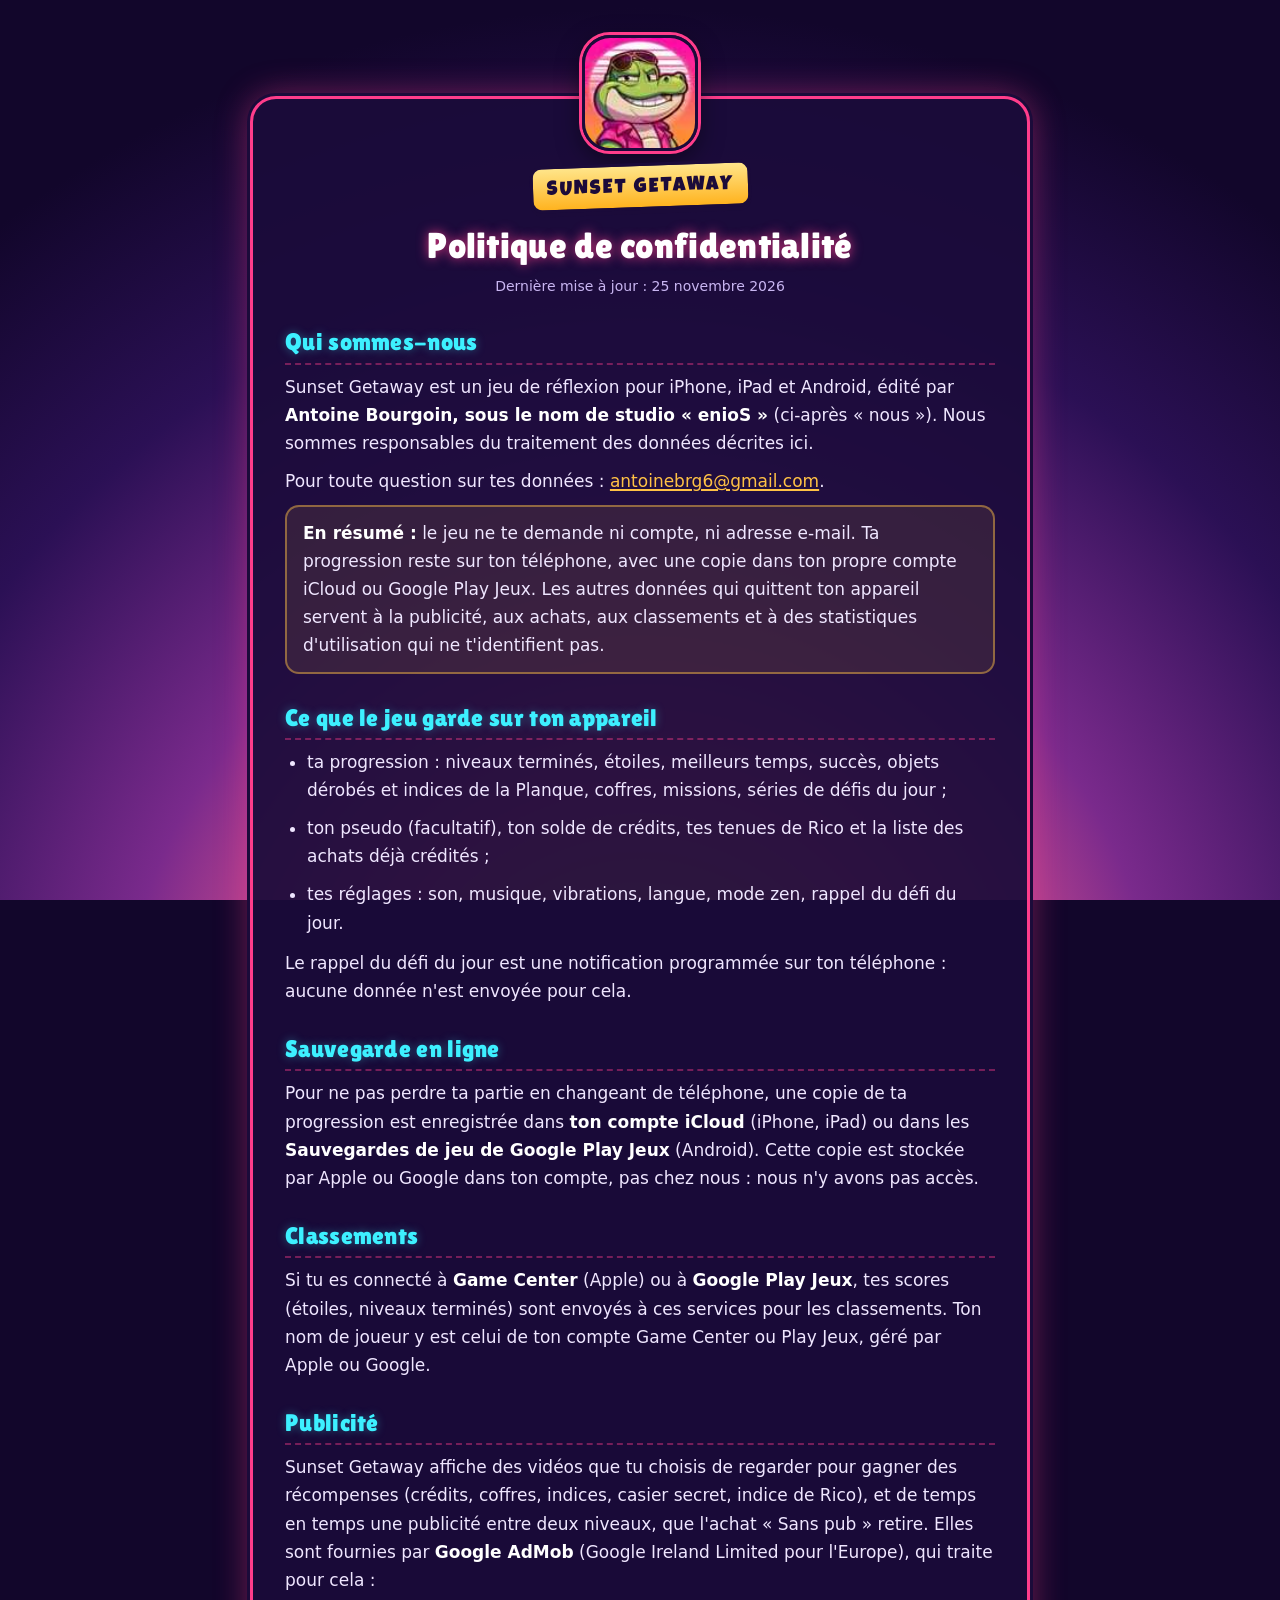
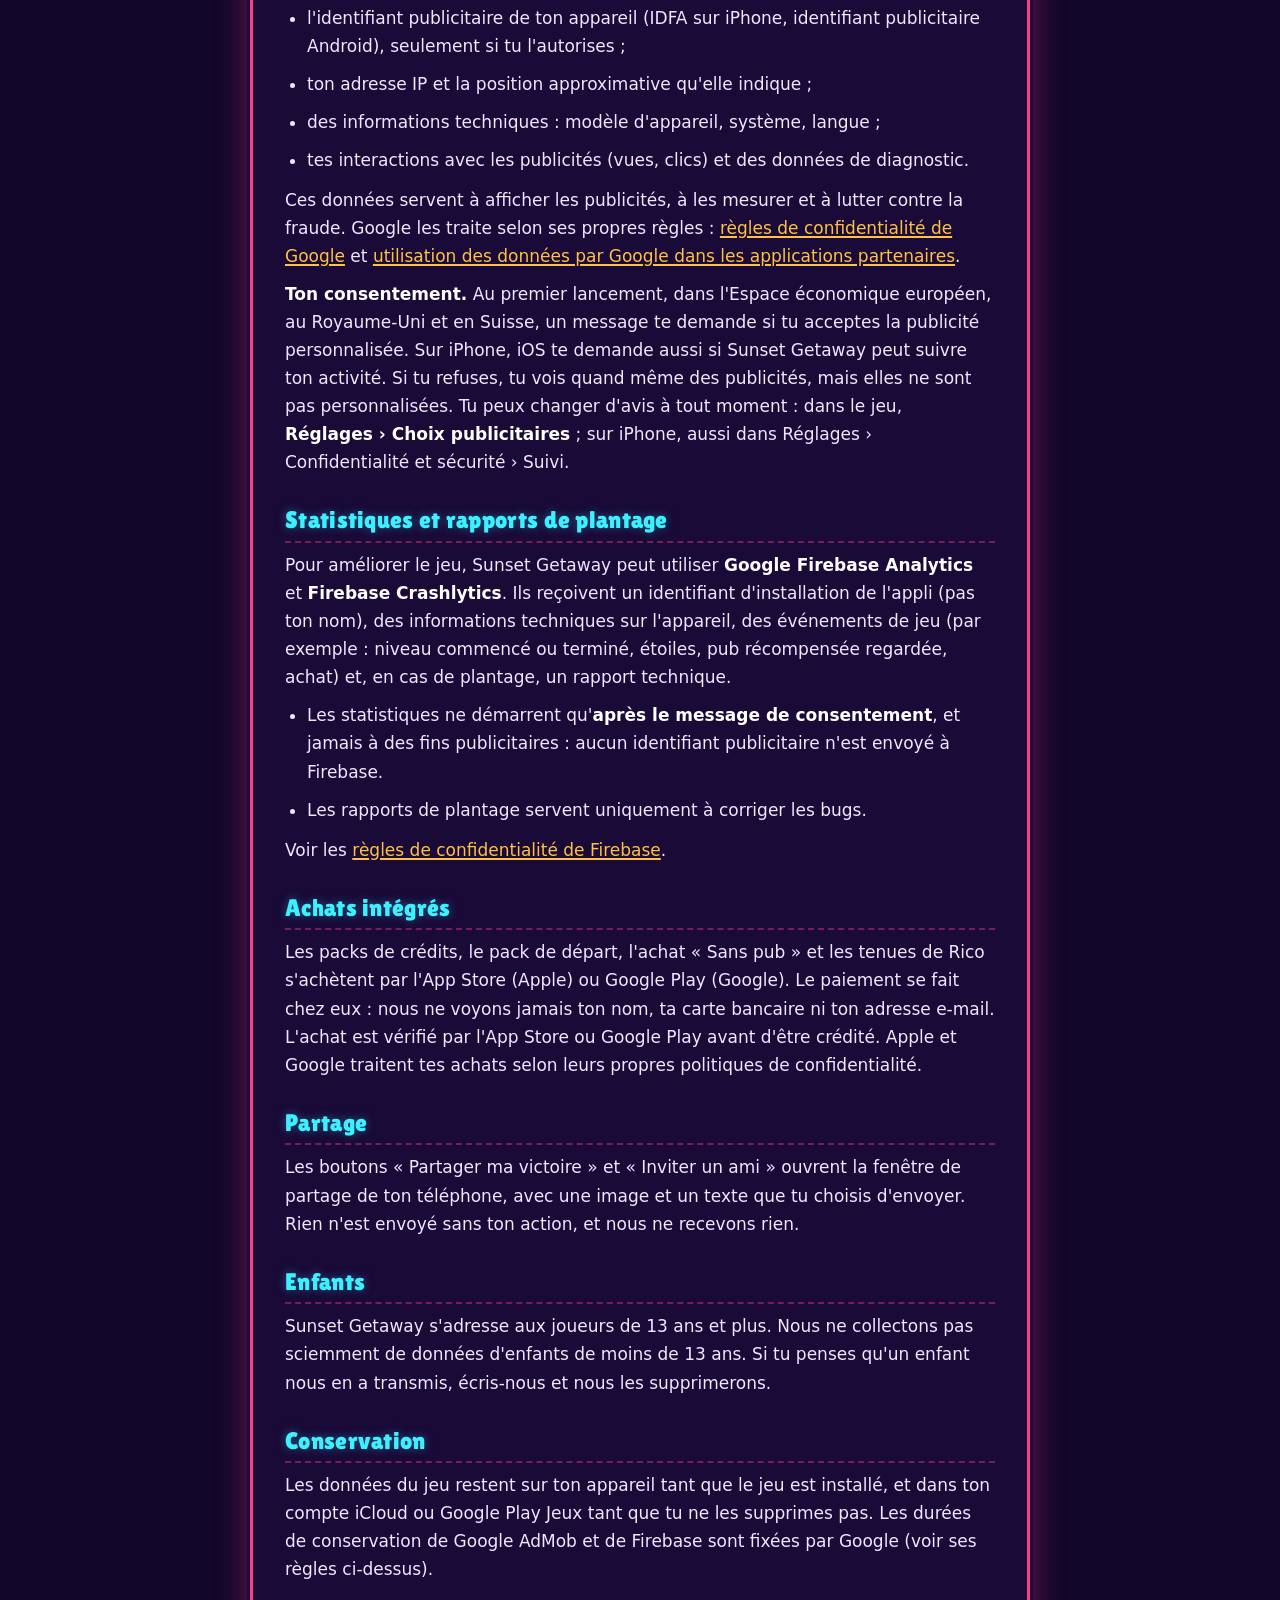
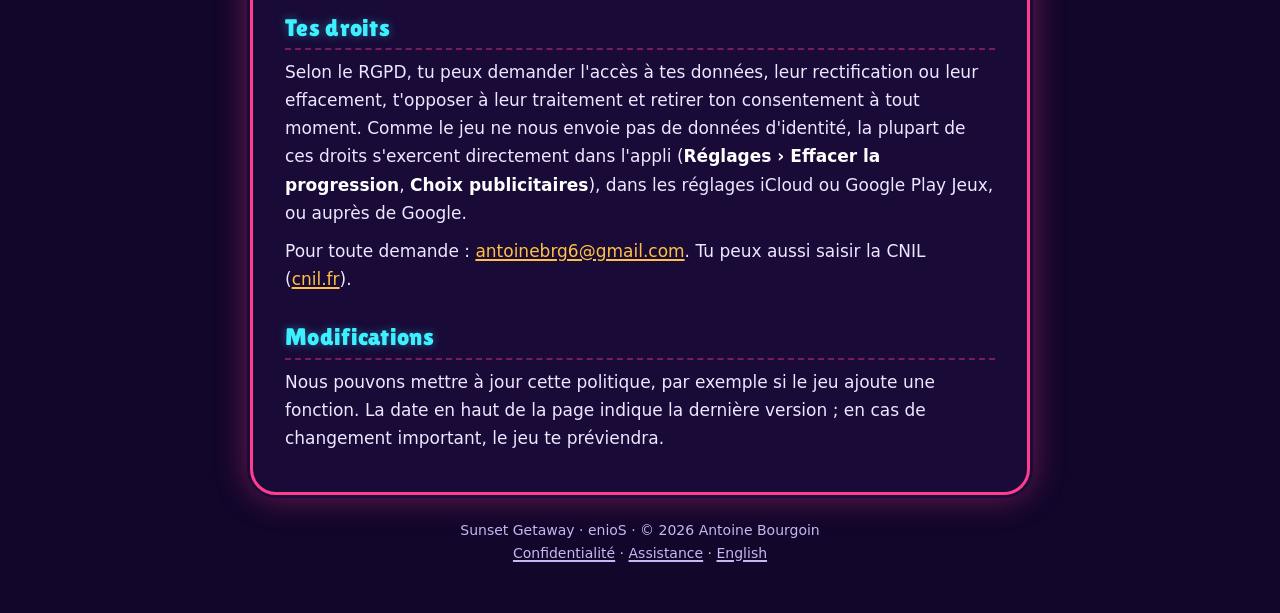
<file: index.html>
<!DOCTYPE html>
<html lang="fr">
<head>
<meta charset="utf-8">
<meta name="viewport" content="width=device-width, initial-scale=1">
<title>Sunset Getaway — Politique de confidentialité</title>
<meta name="description" content="Sunset Getaway — Politique de confidentialité">
<link rel="icon" href="icone.jpg">
<link href="https://fonts.googleapis.com/css2?family=Lilita+One&family=Luckiest+Guy&display=swap" rel="stylesheet">
<link rel="stylesheet" href="style.css">
</head>
<body>
<main class="card">
<header><img src="icone.jpg" alt="" width="116" height="116"><span class="logo">SUNSET GETAWAY</span><h1>Politique de confidentialité</h1><p class="date">Dernière mise à jour : 25 novembre 2026</p></header>
<h2>Qui sommes-nous</h2>
<p>Sunset Getaway est un jeu de réflexion pour iPhone, iPad et Android, édité par <strong>Antoine Bourgoin, sous le nom de studio « enioS »</strong> (ci-après « nous »). Nous sommes responsables du traitement des données décrites ici.</p>
<p>Pour toute question sur tes données : <a href="mailto:antoinebrg6@gmail.com">antoinebrg6@gmail.com</a>.</p>
<p class="resume"><strong>En résumé :</strong> le jeu ne te demande ni compte, ni adresse e-mail. Ta progression reste sur ton téléphone, avec une copie dans ton propre compte iCloud ou Google Play Jeux. Les autres données qui quittent ton appareil servent à la publicité, aux achats, aux classements et à des statistiques d'utilisation qui ne t'identifient pas.</p>
<h2>Ce que le jeu garde sur ton appareil</h2>
<ul>
<li>ta progression : niveaux terminés, étoiles, meilleurs temps, succès, objets dérobés et indices de la Planque, coffres, missions, séries de défis du jour ;</li>
<li>ton pseudo (facultatif), ton solde de crédits, tes tenues de Rico et la liste des achats déjà crédités ;</li>
<li>tes réglages : son, musique, vibrations, langue, mode zen, rappel du défi du jour.</li>
</ul>
<p>Le rappel du défi du jour est une notification programmée sur ton téléphone : aucune donnée n'est envoyée pour cela.</p>
<h2>Sauvegarde en ligne</h2>
<p>Pour ne pas perdre ta partie en changeant de téléphone, une copie de ta progression est enregistrée dans <strong>ton compte iCloud</strong> (iPhone, iPad) ou dans les <strong>Sauvegardes de jeu de Google Play Jeux</strong> (Android). Cette copie est stockée par Apple ou Google dans ton compte, pas chez nous : nous n'y avons pas accès.</p>
<h2>Classements</h2>
<p>Si tu es connecté à <strong>Game Center</strong> (Apple) ou à <strong>Google Play Jeux</strong>, tes scores (étoiles, niveaux terminés) sont envoyés à ces services pour les classements. Ton nom de joueur y est celui de ton compte Game Center ou Play Jeux, géré par Apple ou Google.</p>
<h2>Publicité</h2>
<p>Sunset Getaway affiche des vidéos que tu choisis de regarder pour gagner des récompenses (crédits, coffres, indices, casier secret, indice de Rico), et de temps en temps une publicité entre deux niveaux, que l'achat « Sans pub » retire. Elles sont fournies par <strong>Google AdMob</strong> (Google Ireland Limited pour l'Europe), qui traite pour cela :</p>
<ul>
<li>l'identifiant publicitaire de ton appareil (IDFA sur iPhone, identifiant publicitaire Android), seulement si tu l'autorises ;</li>
<li>ton adresse IP et la position approximative qu'elle indique ;</li>
<li>des informations techniques : modèle d'appareil, système, langue ;</li>
<li>tes interactions avec les publicités (vues, clics) et des données de diagnostic.</li>
</ul>
<p>Ces données servent à afficher les publicités, à les mesurer et à lutter contre la fraude. Google les traite selon ses propres règles : <a href="https://policies.google.com/privacy">règles de confidentialité de Google</a> et <a href="https://policies.google.com/technologies/partner-sites">utilisation des données par Google dans les applications partenaires</a>.</p>
<p><strong>Ton consentement.</strong> Au premier lancement, dans l'Espace économique européen, au Royaume-Uni et en Suisse, un message te demande si tu acceptes la publicité personnalisée. Sur iPhone, iOS te demande aussi si Sunset Getaway peut suivre ton activité. Si tu refuses, tu vois quand même des publicités, mais elles ne sont pas personnalisées. Tu peux changer d'avis à tout moment : dans le jeu, <strong>Réglages › Choix publicitaires</strong> ; sur iPhone, aussi dans Réglages › Confidentialité et sécurité › Suivi.</p>
<h2>Statistiques et rapports de plantage</h2>
<p>Pour améliorer le jeu, Sunset Getaway peut utiliser <strong>Google Firebase Analytics</strong> et <strong>Firebase Crashlytics</strong>. Ils reçoivent un identifiant d'installation de l'appli (pas ton nom), des informations techniques sur l'appareil, des événements de jeu (par exemple : niveau commencé ou terminé, étoiles, pub récompensée regardée, achat) et, en cas de plantage, un rapport technique.</p>
<ul>
<li>Les statistiques ne démarrent qu'<strong>après le message de consentement</strong>, et jamais à des fins publicitaires : aucun identifiant publicitaire n'est envoyé à Firebase.</li>
<li>Les rapports de plantage servent uniquement à corriger les bugs.</li>
</ul>
<p>Voir les <a href="https://firebase.google.com/support/privacy">règles de confidentialité de Firebase</a>.</p>
<h2>Achats intégrés</h2>
<p>Les packs de crédits, le pack de départ, l'achat « Sans pub » et les tenues de Rico s'achètent par l'App Store (Apple) ou Google Play (Google). Le paiement se fait chez eux : nous ne voyons jamais ton nom, ta carte bancaire ni ton adresse e-mail. L'achat est vérifié par l'App Store ou Google Play avant d'être crédité. Apple et Google traitent tes achats selon leurs propres politiques de confidentialité.</p>
<h2>Partage</h2>
<p>Les boutons « Partager ma victoire » et « Inviter un ami » ouvrent la fenêtre de partage de ton téléphone, avec une image et un texte que tu choisis d'envoyer. Rien n'est envoyé sans ton action, et nous ne recevons rien.</p>
<h2>Enfants</h2>
<p>Sunset Getaway s'adresse aux joueurs de 13 ans et plus. Nous ne collectons pas sciemment de données d'enfants de moins de 13 ans. Si tu penses qu'un enfant nous en a transmis, écris-nous et nous les supprimerons.</p>
<h2>Conservation</h2>
<p>Les données du jeu restent sur ton appareil tant que le jeu est installé, et dans ton compte iCloud ou Google Play Jeux tant que tu ne les supprimes pas. Les durées de conservation de Google AdMob et de Firebase sont fixées par Google (voir ses règles ci-dessus).</p>
<h2>Tes droits</h2>
<p>Selon le RGPD, tu peux demander l'accès à tes données, leur rectification ou leur effacement, t'opposer à leur traitement et retirer ton consentement à tout moment. Comme le jeu ne nous envoie pas de données d'identité, la plupart de ces droits s'exercent directement dans l'appli (<strong>Réglages › Effacer la progression</strong>, <strong>Choix publicitaires</strong>), dans les réglages iCloud ou Google Play Jeux, ou auprès de Google.</p>
<p>Pour toute demande : <a href="mailto:antoinebrg6@gmail.com">antoinebrg6@gmail.com</a>. Tu peux aussi saisir la CNIL (<a href="https://www.cnil.fr">cnil.fr</a>).</p>
<h2>Modifications</h2>
<p>Nous pouvons mettre à jour cette politique, par exemple si le jeu ajoute une fonction. La date en haut de la page indique la dernière version ; en cas de changement important, le jeu te préviendra.</p>
</main>
<footer>Sunset Getaway · enioS · © 2026 Antoine Bourgoin<br><a href="index.html">Confidentialité</a> · <a href="assistance.html">Assistance</a> · <a href="en.html">English</a></footer>
</body>
</html>
</file>
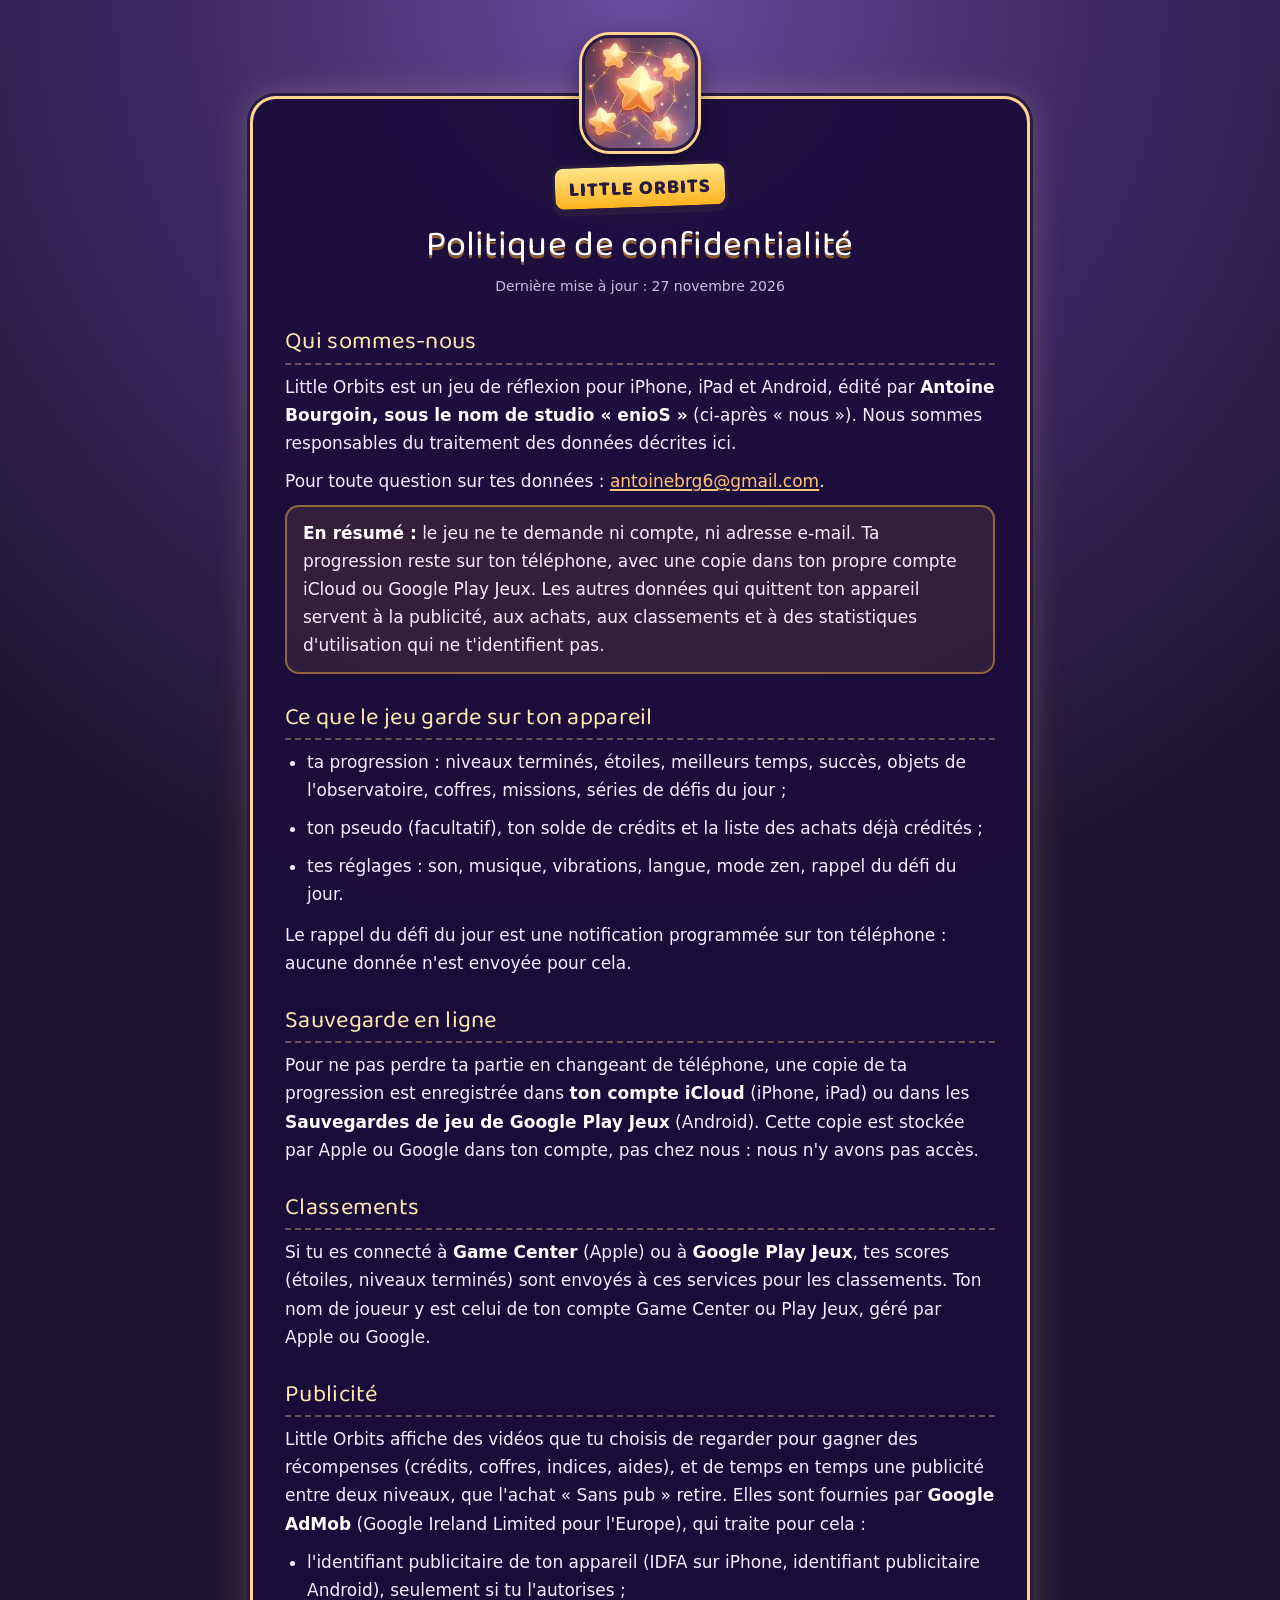
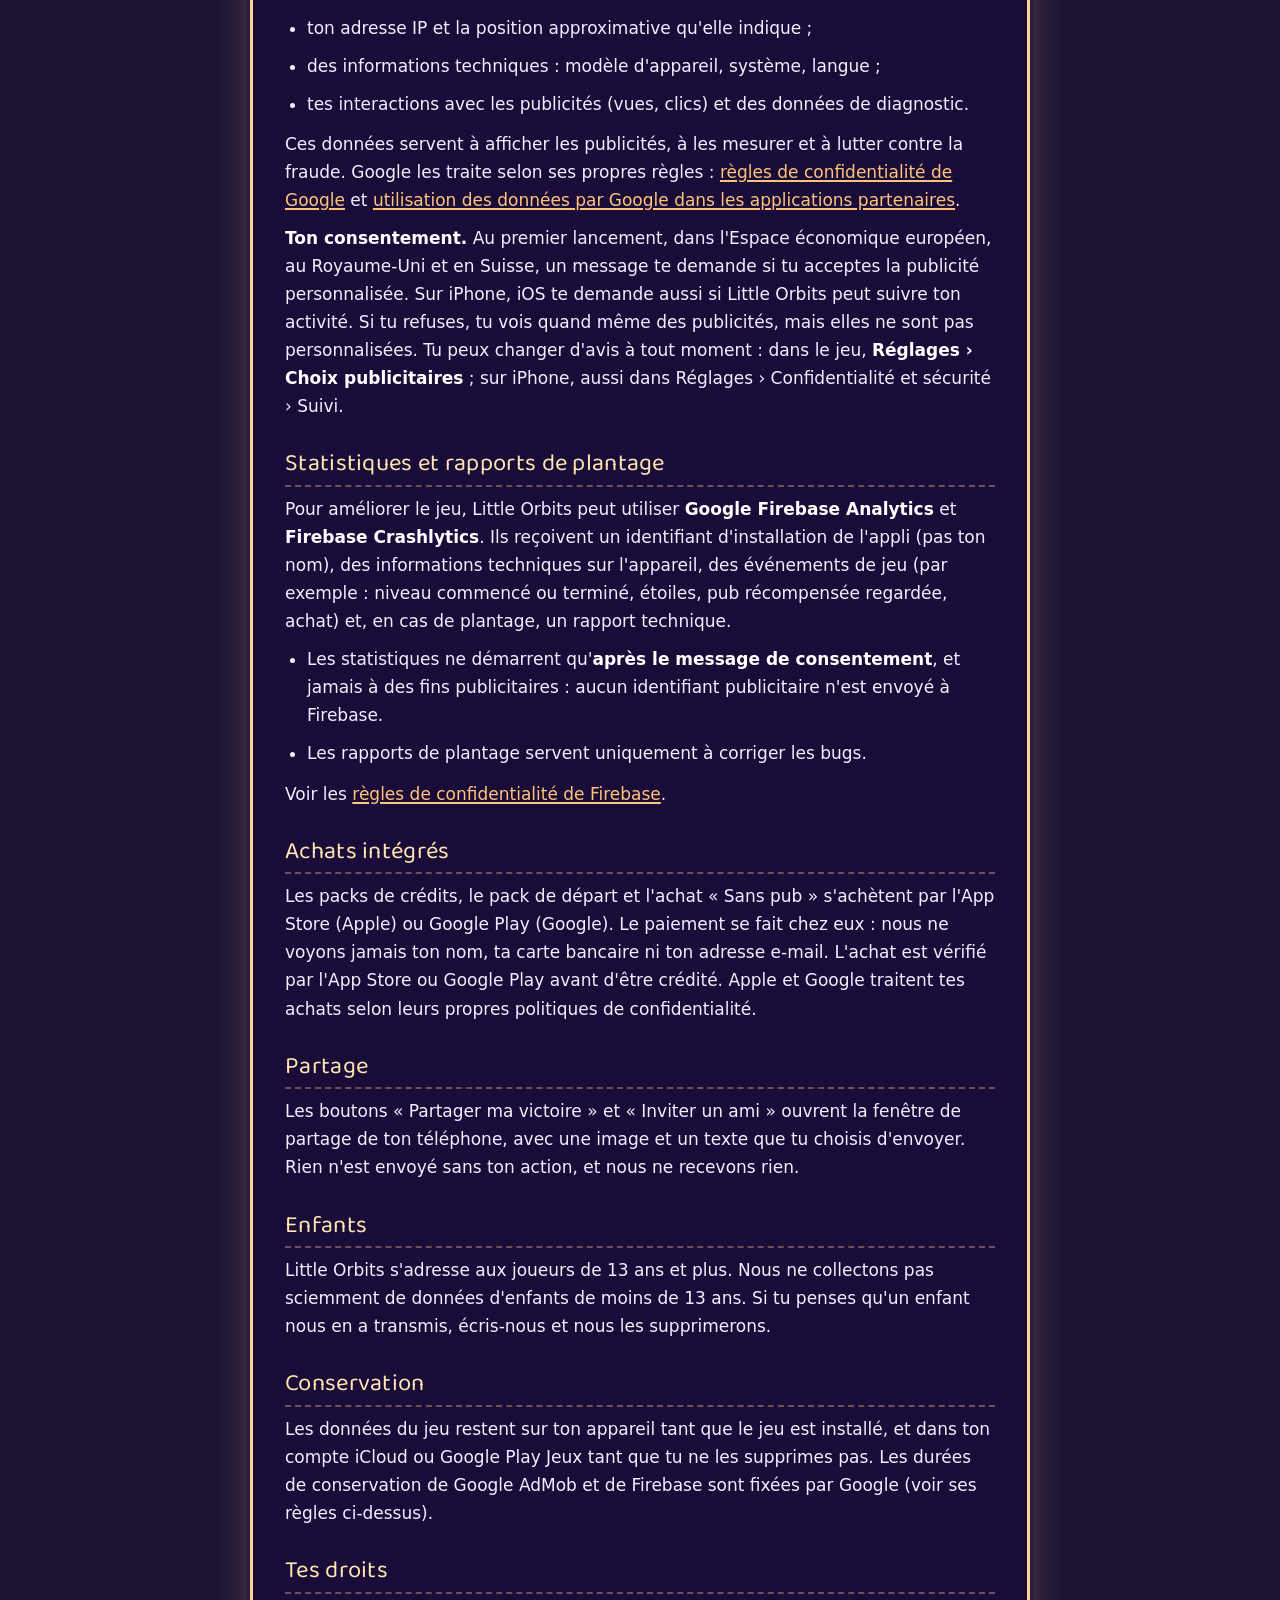
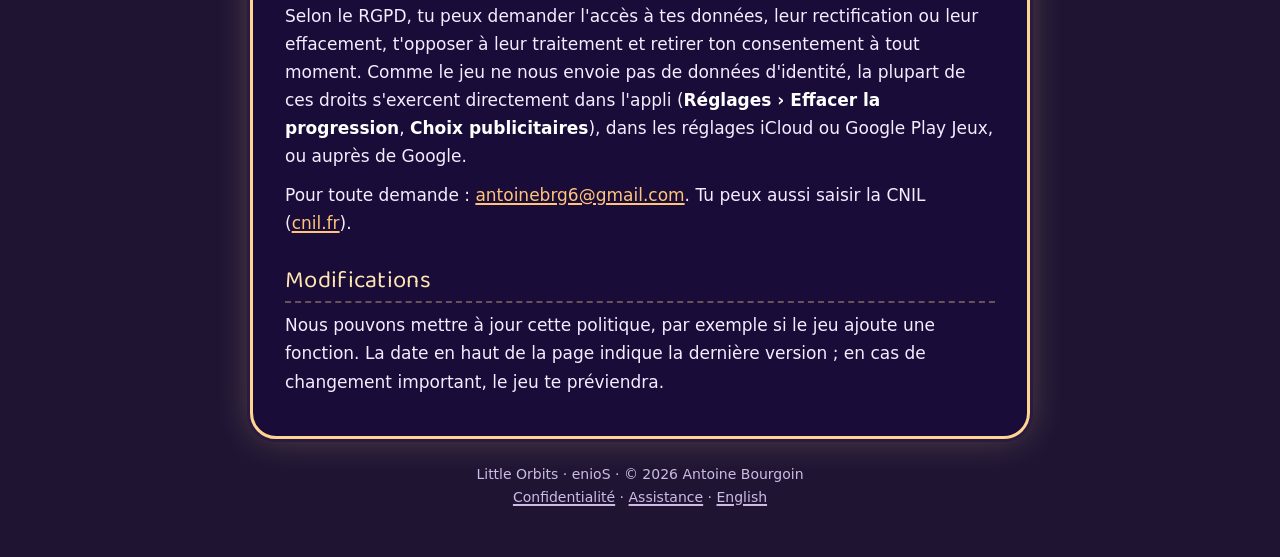
<file: littleorbits/index.html>
<!DOCTYPE html>
<html lang="fr">
<head>
<meta charset="utf-8">
<meta name="viewport" content="width=device-width, initial-scale=1">
<title>Little Orbits — Politique de confidentialité</title>
<meta name="description" content="Little Orbits — Politique de confidentialité">
<link rel="icon" href="icone.jpg">
<style>
@import url('https://fonts.googleapis.com/css2?family=Baloo+2:wght@600;800&display=swap');
:root { --ink:#2a1a40; --night:#1f1533; --panel:#35254f; --text:#f6ecff; --muted:#cdbbe6; --pink:#ffd493; --cyan:#ffe6b0; --gold:#ffc47a; }
* { box-sizing:border-box; }
html { background:var(--night); }
body { margin:0; min-height:100vh; color:var(--text); font:17px/1.65 system-ui, -apple-system, "Segoe UI", Roboto, sans-serif; padding:96px 16px 48px;
  background:radial-gradient(circle at 50% 0%, #6b4a9c 0%, #3f2a66 40%, #1f1533 85%) fixed; }
.card { max-width:780px; margin:0 auto; background:rgba(27,11,58,.92); border:3px solid var(--pink); border-radius:26px; padding:36px 32px 30px;
  box-shadow:0 0 0 3px var(--ink), 0 0 34px rgba(255,212,147,.25); position:relative; }
header { text-align:center; margin-bottom:24px; }
header img { width:116px; height:116px; display:block; margin:-100px auto 12px; border-radius:28px; border:3px solid var(--ink); box-shadow:0 0 0 3px var(--pink), 0 8px 24px rgba(0,0,0,.5); }
.logo { font-family:'Baloo 2', system-ui, sans-serif; font-weight:800; font-size:20px; letter-spacing:1px; color:var(--ink); background:linear-gradient(180deg,#ffe58a,#ffb31f);
  border:3px solid var(--ink); border-radius:12px; padding:6px 14px 2px; display:inline-block; transform:rotate(-2deg); box-shadow:0 4px 0 var(--ink); }
h1, h2 { font-family:'Baloo 2', system-ui, sans-serif; font-weight:400; line-height:1.2; letter-spacing:.3px; }
h1 { font-size:36px; margin:14px 0 4px; color:#fff; text-shadow:0 3px 0 #8a5a2a; }
.date { color:var(--muted); font-size:14px; margin-top:8px; }
h2 { font-size:24px; margin:30px 0 8px; color:var(--cyan);  padding-bottom:6px; border-bottom:2px dashed rgba(255,212,147,.35); }
p, li { margin:0 0 10px; } ul { padding-left:22px; margin:0 0 12px; }
strong { color:#fff; } .resume { background:rgba(255,193,69,.1); border:2px solid rgba(255,193,69,.45); border-radius:14px; padding:12px 16px; }
a { color:var(--gold); text-decoration-thickness:2px; text-underline-offset:2px; }
a:focus-visible { outline:3px solid var(--cyan); outline-offset:2px; border-radius:3px; }
nav { text-align:center; margin:4px 0 18px; font-size:15px; } nav a { margin:0 8px; }
footer { text-align:center; color:var(--muted); font-size:14px; margin-top:24px; } footer a { color:var(--muted); }
.faq h3 { font-family:'Baloo 2', system-ui, sans-serif; font-weight:400; color:var(--gold); font-size:20px; margin:20px 0 4px; }
.bouton { display:inline-block; font-family:'Baloo 2', system-ui, sans-serif; font-size:20px; color:var(--ink); background:linear-gradient(180deg,#ffe58a,#ffb31f);
  border:3px solid var(--ink); border-radius:14px; padding:10px 22px; box-shadow:0 5px 0 var(--ink); text-decoration:none; margin:8px 0; }
@media (max-width:520px) { .card { padding:28px 18px 22px; border-radius:20px; } h1 { font-size:29px; } h2 { font-size:21px; } }
</style>
</head>
<body>
<main class="card">
<header><img src="icone.jpg" alt="" width="116" height="116"><span class="logo">LITTLE ORBITS</span><h1>Politique de confidentialité</h1><p class="date">Dernière mise à jour : 27 novembre 2026</p></header>
<h2>Qui sommes-nous</h2>
<p>Little Orbits est un jeu de réflexion pour iPhone, iPad et Android, édité par <strong>Antoine Bourgoin, sous le nom de studio « enioS »</strong> (ci-après « nous »). Nous sommes responsables du traitement des données décrites ici.</p>
<p>Pour toute question sur tes données : <a href="mailto:antoinebrg6@gmail.com">antoinebrg6@gmail.com</a>.</p>
<p class="resume"><strong>En résumé :</strong> le jeu ne te demande ni compte, ni adresse e-mail. Ta progression reste sur ton téléphone, avec une copie dans ton propre compte iCloud ou Google Play Jeux. Les autres données qui quittent ton appareil servent à la publicité, aux achats, aux classements et à des statistiques d'utilisation qui ne t'identifient pas.</p>

<h2>Ce que le jeu garde sur ton appareil</h2>
<ul>
<li>ta progression : niveaux terminés, étoiles, meilleurs temps, succès, objets de l'observatoire, coffres, missions, séries de défis du jour ;</li>
<li>ton pseudo (facultatif), ton solde de crédits et la liste des achats déjà crédités ;</li>
<li>tes réglages : son, musique, vibrations, langue, mode zen, rappel du défi du jour.</li>
</ul>
<p>Le rappel du défi du jour est une notification programmée sur ton téléphone : aucune donnée n'est envoyée pour cela.</p>

<h2>Sauvegarde en ligne</h2>
<p>Pour ne pas perdre ta partie en changeant de téléphone, une copie de ta progression est enregistrée dans <strong>ton compte iCloud</strong> (iPhone, iPad) ou dans les <strong>Sauvegardes de jeu de Google Play Jeux</strong> (Android). Cette copie est stockée par Apple ou Google dans ton compte, pas chez nous : nous n'y avons pas accès.</p>

<h2>Classements</h2>
<p>Si tu es connecté à <strong>Game Center</strong> (Apple) ou à <strong>Google Play Jeux</strong>, tes scores (étoiles, niveaux terminés) sont envoyés à ces services pour les classements. Ton nom de joueur y est celui de ton compte Game Center ou Play Jeux, géré par Apple ou Google.</p>

<h2>Publicité</h2>
<p>Little Orbits affiche des vidéos que tu choisis de regarder pour gagner des récompenses (crédits, coffres, indices, aides), et de temps en temps une publicité entre deux niveaux, que l'achat « Sans pub » retire. Elles sont fournies par <strong>Google AdMob</strong> (Google Ireland Limited pour l'Europe), qui traite pour cela :</p>
<ul>
<li>l'identifiant publicitaire de ton appareil (IDFA sur iPhone, identifiant publicitaire Android), seulement si tu l'autorises ;</li>
<li>ton adresse IP et la position approximative qu'elle indique ;</li>
<li>des informations techniques : modèle d'appareil, système, langue ;</li>
<li>tes interactions avec les publicités (vues, clics) et des données de diagnostic.</li>
</ul>
<p>Ces données servent à afficher les publicités, à les mesurer et à lutter contre la fraude. Google les traite selon ses propres règles : <a href="https://policies.google.com/privacy">règles de confidentialité de Google</a> et <a href="https://policies.google.com/technologies/partner-sites">utilisation des données par Google dans les applications partenaires</a>.</p>
<p><strong>Ton consentement.</strong> Au premier lancement, dans l'Espace économique européen, au Royaume-Uni et en Suisse, un message te demande si tu acceptes la publicité personnalisée. Sur iPhone, iOS te demande aussi si Little Orbits peut suivre ton activité. Si tu refuses, tu vois quand même des publicités, mais elles ne sont pas personnalisées. Tu peux changer d'avis à tout moment : dans le jeu, <strong>Réglages › Choix publicitaires</strong> ; sur iPhone, aussi dans Réglages › Confidentialité et sécurité › Suivi.</p>

<h2>Statistiques et rapports de plantage</h2>
<p>Pour améliorer le jeu, Little Orbits peut utiliser <strong>Google Firebase Analytics</strong> et <strong>Firebase Crashlytics</strong>. Ils reçoivent un identifiant d'installation de l'appli (pas ton nom), des informations techniques sur l'appareil, des événements de jeu (par exemple : niveau commencé ou terminé, étoiles, pub récompensée regardée, achat) et, en cas de plantage, un rapport technique.</p>
<ul>
<li>Les statistiques ne démarrent qu'<strong>après le message de consentement</strong>, et jamais à des fins publicitaires : aucun identifiant publicitaire n'est envoyé à Firebase.</li>
<li>Les rapports de plantage servent uniquement à corriger les bugs.</li>
</ul>
<p>Voir les <a href="https://firebase.google.com/support/privacy">règles de confidentialité de Firebase</a>.</p>

<h2>Achats intégrés</h2>
<p>Les packs de crédits, le pack de départ et l'achat « Sans pub » s'achètent par l'App Store (Apple) ou Google Play (Google). Le paiement se fait chez eux : nous ne voyons jamais ton nom, ta carte bancaire ni ton adresse e-mail. L'achat est vérifié par l'App Store ou Google Play avant d'être crédité. Apple et Google traitent tes achats selon leurs propres politiques de confidentialité.</p>

<h2>Partage</h2>
<p>Les boutons « Partager ma victoire » et « Inviter un ami » ouvrent la fenêtre de partage de ton téléphone, avec une image et un texte que tu choisis d'envoyer. Rien n'est envoyé sans ton action, et nous ne recevons rien.</p>

<h2>Enfants</h2>
<p>Little Orbits s'adresse aux joueurs de 13 ans et plus. Nous ne collectons pas sciemment de données d'enfants de moins de 13 ans. Si tu penses qu'un enfant nous en a transmis, écris-nous et nous les supprimerons.</p>

<h2>Conservation</h2>
<p>Les données du jeu restent sur ton appareil tant que le jeu est installé, et dans ton compte iCloud ou Google Play Jeux tant que tu ne les supprimes pas. Les durées de conservation de Google AdMob et de Firebase sont fixées par Google (voir ses règles ci-dessus).</p>

<h2>Tes droits</h2>
<p>Selon le RGPD, tu peux demander l'accès à tes données, leur rectification ou leur effacement, t'opposer à leur traitement et retirer ton consentement à tout moment. Comme le jeu ne nous envoie pas de données d'identité, la plupart de ces droits s'exercent directement dans l'appli (<strong>Réglages › Effacer la progression</strong>, <strong>Choix publicitaires</strong>), dans les réglages iCloud ou Google Play Jeux, ou auprès de Google.</p>
<p>Pour toute demande : <a href="mailto:antoinebrg6@gmail.com">antoinebrg6@gmail.com</a>. Tu peux aussi saisir la CNIL (<a href="https://www.cnil.fr">cnil.fr</a>).</p>

<h2>Modifications</h2>
<p>Nous pouvons mettre à jour cette politique, par exemple si le jeu ajoute une fonction. La date en haut de la page indique la dernière version ; en cas de changement important, le jeu te préviendra.</p>

</main>
<footer>Little Orbits · enioS · © 2026 Antoine Bourgoin<br><a href="index.html">Confidentialité</a> · <a href="assistance.html">Assistance</a> · <a href="en.html">English</a></footer>
</body>
</html>
</file>
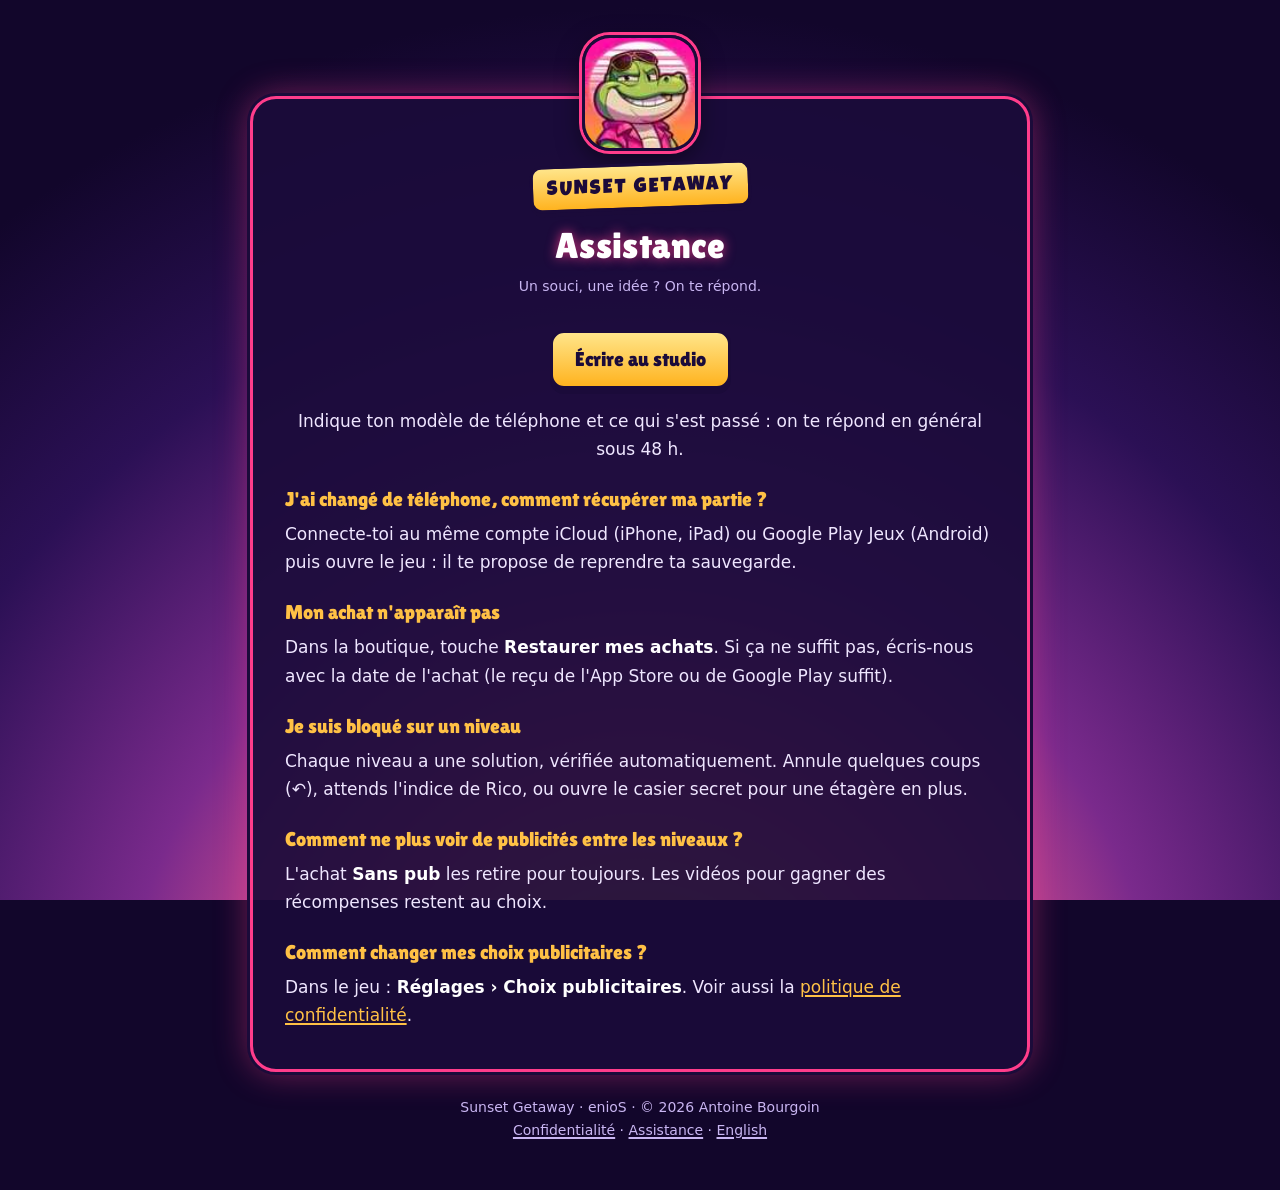
<file: assistance.html>
<!DOCTYPE html>
<html lang="fr">
<head>
<meta charset="utf-8">
<meta name="viewport" content="width=device-width, initial-scale=1">
<title>Sunset Getaway — Assistance</title>
<meta name="description" content="Sunset Getaway — Assistance">
<link rel="icon" href="icone.jpg">
<link href="https://fonts.googleapis.com/css2?family=Lilita+One&family=Luckiest+Guy&display=swap" rel="stylesheet">
<link rel="stylesheet" href="style.css">
</head>
<body>
<main class="card">
<header><img src="icone.jpg" alt="" width="116" height="116"><span class="logo">SUNSET GETAWAY</span><h1>Assistance</h1><p class="date">Un souci, une idée ? On te répond.</p></header>
<p style="text-align:center"><a class="bouton" href="mailto:antoinebrg6@gmail.com?subject=Sunset%20Getaway%20-%20assistance">Écrire au studio</a></p>
<p style="text-align:center">Indique ton modèle de téléphone et ce qui s'est passé : on te répond en général sous 48 h.</p>
<div class="faq">
<h3>J'ai changé de téléphone, comment récupérer ma partie ?</h3>
<p>Connecte-toi au même compte iCloud (iPhone, iPad) ou Google Play Jeux (Android) puis ouvre le jeu : il te propose de reprendre ta sauvegarde.</p>
<h3>Mon achat n'apparaît pas</h3>
<p>Dans la boutique, touche <strong>Restaurer mes achats</strong>. Si ça ne suffit pas, écris-nous avec la date de l'achat (le reçu de l'App Store ou de Google Play suffit).</p>
<h3>Je suis bloqué sur un niveau</h3>
<p>Chaque niveau a une solution, vérifiée automatiquement. Annule quelques coups (↶), attends l'indice de Rico, ou ouvre le casier secret pour une étagère en plus.</p>
<h3>Comment ne plus voir de publicités entre les niveaux ?</h3>
<p>L'achat <strong>Sans pub</strong> les retire pour toujours. Les vidéos pour gagner des récompenses restent au choix.</p>
<h3>Comment changer mes choix publicitaires ?</h3>
<p>Dans le jeu : <strong>Réglages › Choix publicitaires</strong>. Voir aussi la <a href="index.html">politique de confidentialité</a>.</p>
</div>
</main>
<footer>Sunset Getaway · enioS · © 2026 Antoine Bourgoin<br><a href="index.html">Confidentialité</a> · <a href="assistance.html">Assistance</a> · <a href="en.html">English</a></footer>
</body>
</html>
</file>
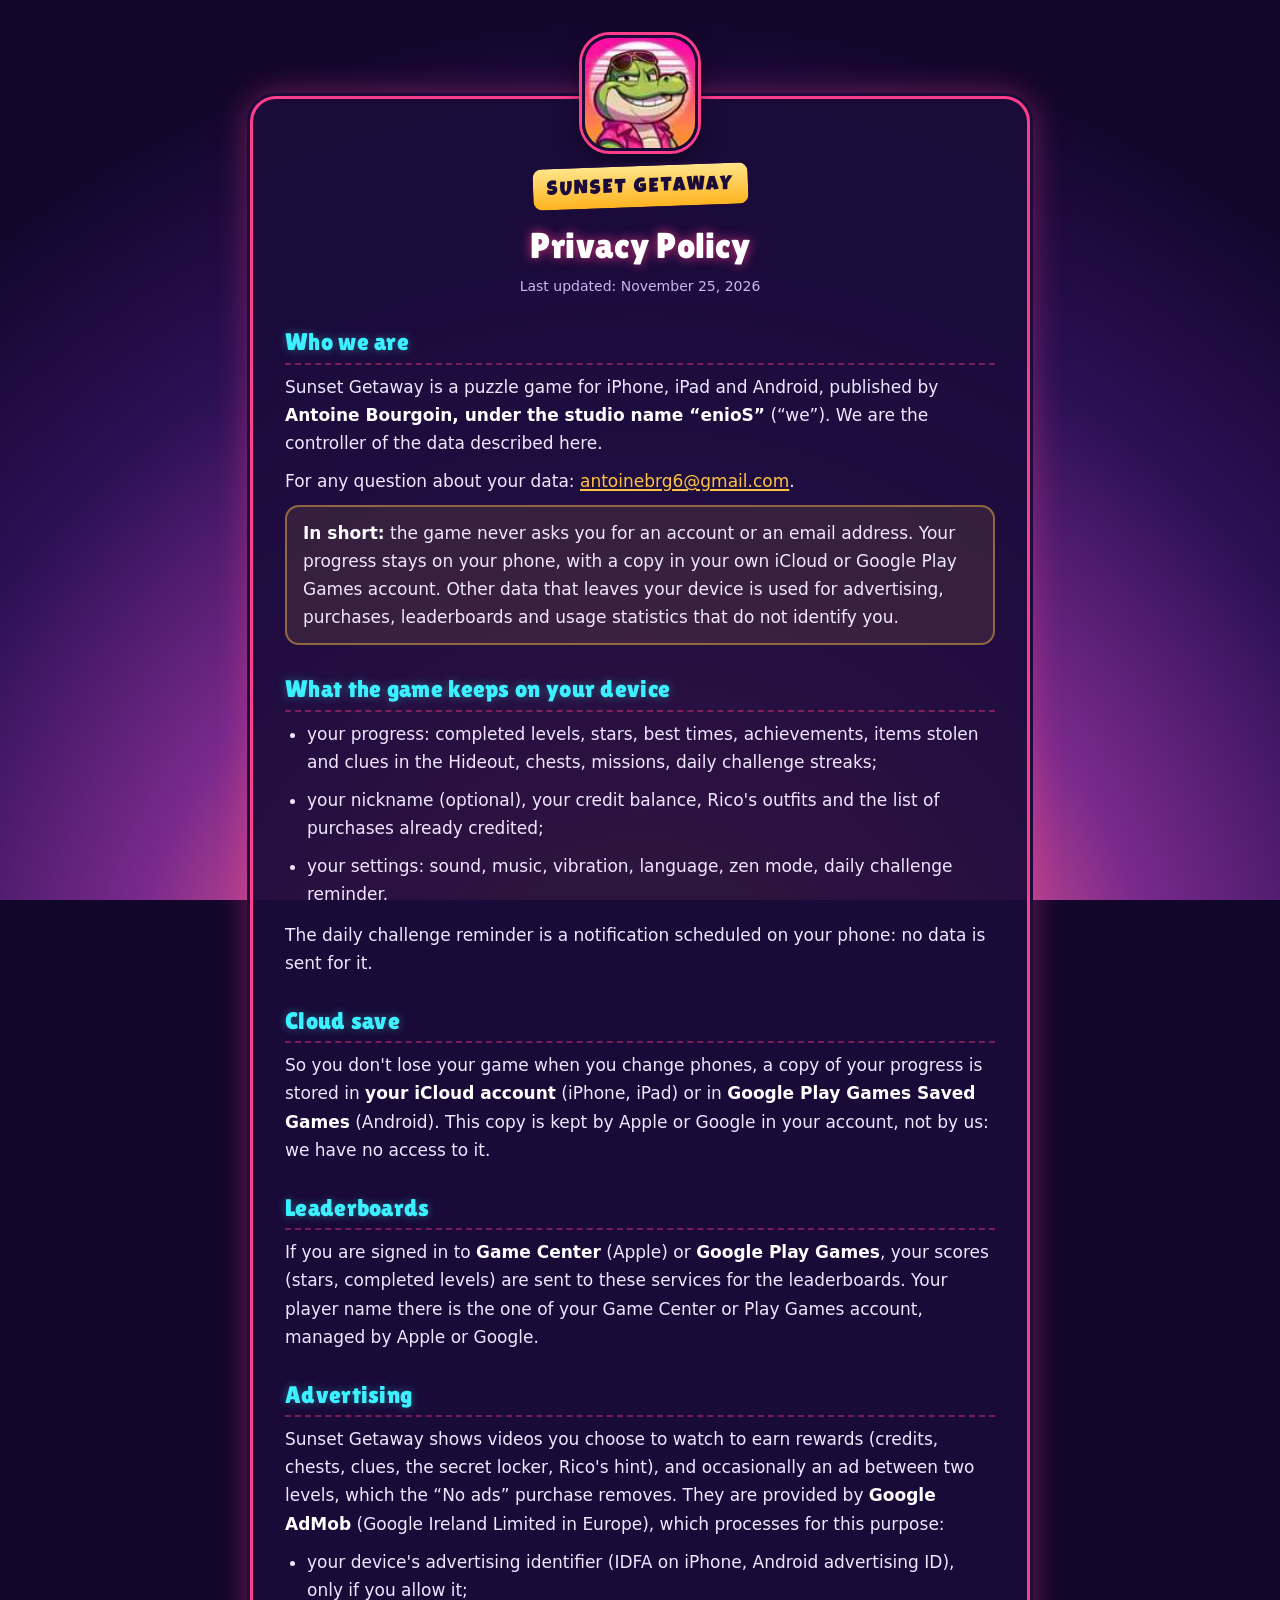
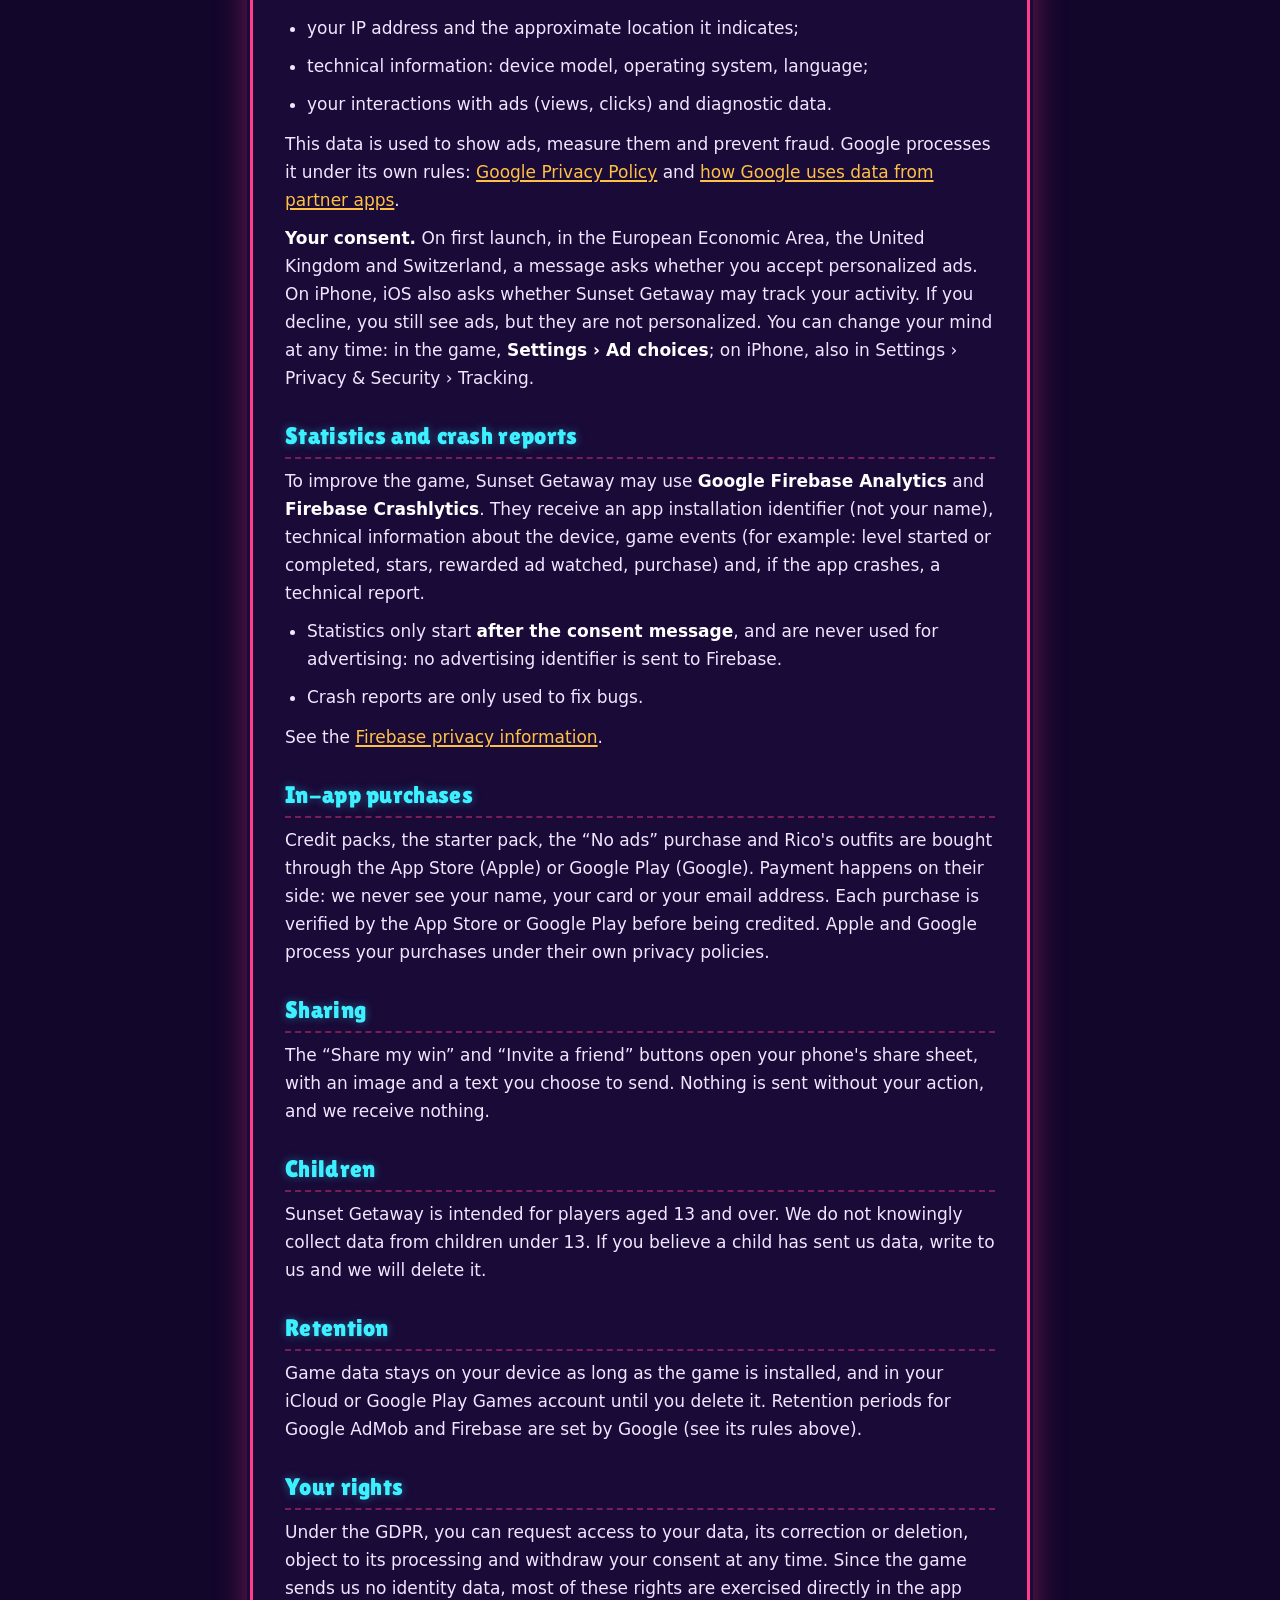
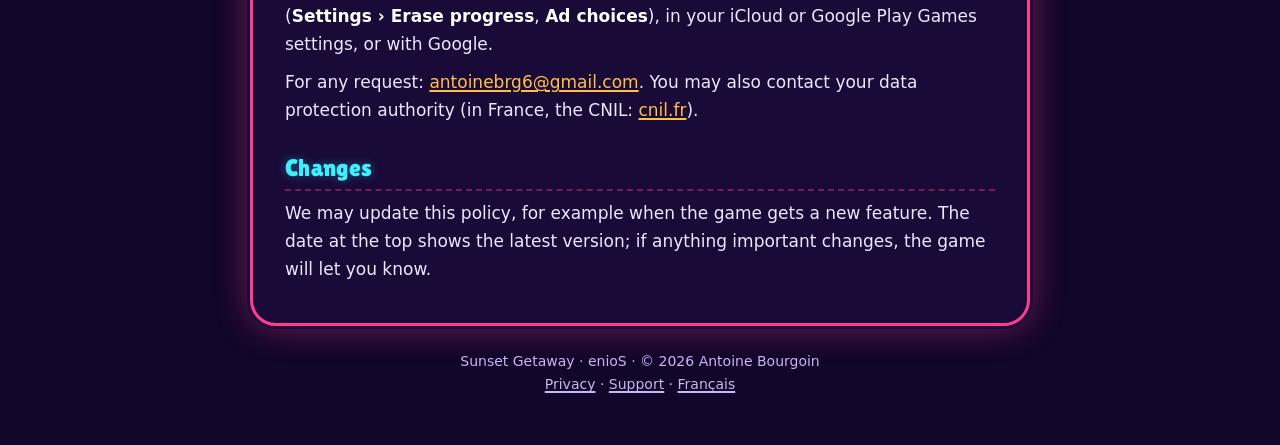
<file: en.html>
<!DOCTYPE html>
<html lang="en">
<head>
<meta charset="utf-8">
<meta name="viewport" content="width=device-width, initial-scale=1">
<title>Sunset Getaway — Privacy Policy</title>
<meta name="description" content="Sunset Getaway — Privacy Policy">
<link rel="icon" href="icone.jpg">
<link href="https://fonts.googleapis.com/css2?family=Lilita+One&family=Luckiest+Guy&display=swap" rel="stylesheet">
<link rel="stylesheet" href="style.css">
</head>
<body>
<main class="card">
<header><img src="icone.jpg" alt="" width="116" height="116"><span class="logo">SUNSET GETAWAY</span><h1>Privacy Policy</h1><p class="date">Last updated: November 25, 2026</p></header>
<h2>Who we are</h2>
<p>Sunset Getaway is a puzzle game for iPhone, iPad and Android, published by <strong>Antoine Bourgoin, under the studio name “enioS”</strong> (“we”). We are the controller of the data described here.</p>
<p>For any question about your data: <a href="mailto:antoinebrg6@gmail.com">antoinebrg6@gmail.com</a>.</p>
<p class="resume"><strong>In short:</strong> the game never asks you for an account or an email address. Your progress stays on your phone, with a copy in your own iCloud or Google Play Games account. Other data that leaves your device is used for advertising, purchases, leaderboards and usage statistics that do not identify you.</p>
<h2>What the game keeps on your device</h2>
<ul>
<li>your progress: completed levels, stars, best times, achievements, items stolen and clues in the Hideout, chests, missions, daily challenge streaks;</li>
<li>your nickname (optional), your credit balance, Rico's outfits and the list of purchases already credited;</li>
<li>your settings: sound, music, vibration, language, zen mode, daily challenge reminder.</li>
</ul>
<p>The daily challenge reminder is a notification scheduled on your phone: no data is sent for it.</p>
<h2>Cloud save</h2>
<p>So you don't lose your game when you change phones, a copy of your progress is stored in <strong>your iCloud account</strong> (iPhone, iPad) or in <strong>Google Play Games Saved Games</strong> (Android). This copy is kept by Apple or Google in your account, not by us: we have no access to it.</p>
<h2>Leaderboards</h2>
<p>If you are signed in to <strong>Game Center</strong> (Apple) or <strong>Google Play Games</strong>, your scores (stars, completed levels) are sent to these services for the leaderboards. Your player name there is the one of your Game Center or Play Games account, managed by Apple or Google.</p>
<h2>Advertising</h2>
<p>Sunset Getaway shows videos you choose to watch to earn rewards (credits, chests, clues, the secret locker, Rico's hint), and occasionally an ad between two levels, which the “No ads” purchase removes. They are provided by <strong>Google AdMob</strong> (Google Ireland Limited in Europe), which processes for this purpose:</p>
<ul>
<li>your device's advertising identifier (IDFA on iPhone, Android advertising ID), only if you allow it;</li>
<li>your IP address and the approximate location it indicates;</li>
<li>technical information: device model, operating system, language;</li>
<li>your interactions with ads (views, clicks) and diagnostic data.</li>
</ul>
<p>This data is used to show ads, measure them and prevent fraud. Google processes it under its own rules: <a href="https://policies.google.com/privacy">Google Privacy Policy</a> and <a href="https://policies.google.com/technologies/partner-sites">how Google uses data from partner apps</a>.</p>
<p><strong>Your consent.</strong> On first launch, in the European Economic Area, the United Kingdom and Switzerland, a message asks whether you accept personalized ads. On iPhone, iOS also asks whether Sunset Getaway may track your activity. If you decline, you still see ads, but they are not personalized. You can change your mind at any time: in the game, <strong>Settings › Ad choices</strong>; on iPhone, also in Settings › Privacy &amp; Security › Tracking.</p>
<h2>Statistics and crash reports</h2>
<p>To improve the game, Sunset Getaway may use <strong>Google Firebase Analytics</strong> and <strong>Firebase Crashlytics</strong>. They receive an app installation identifier (not your name), technical information about the device, game events (for example: level started or completed, stars, rewarded ad watched, purchase) and, if the app crashes, a technical report.</p>
<ul>
<li>Statistics only start <strong>after the consent message</strong>, and are never used for advertising: no advertising identifier is sent to Firebase.</li>
<li>Crash reports are only used to fix bugs.</li>
</ul>
<p>See the <a href="https://firebase.google.com/support/privacy">Firebase privacy information</a>.</p>
<h2>In-app purchases</h2>
<p>Credit packs, the starter pack, the “No ads” purchase and Rico's outfits are bought through the App Store (Apple) or Google Play (Google). Payment happens on their side: we never see your name, your card or your email address. Each purchase is verified by the App Store or Google Play before being credited. Apple and Google process your purchases under their own privacy policies.</p>
<h2>Sharing</h2>
<p>The “Share my win” and “Invite a friend” buttons open your phone's share sheet, with an image and a text you choose to send. Nothing is sent without your action, and we receive nothing.</p>
<h2>Children</h2>
<p>Sunset Getaway is intended for players aged 13 and over. We do not knowingly collect data from children under 13. If you believe a child has sent us data, write to us and we will delete it.</p>
<h2>Retention</h2>
<p>Game data stays on your device as long as the game is installed, and in your iCloud or Google Play Games account until you delete it. Retention periods for Google AdMob and Firebase are set by Google (see its rules above).</p>
<h2>Your rights</h2>
<p>Under the GDPR, you can request access to your data, its correction or deletion, object to its processing and withdraw your consent at any time. Since the game sends us no identity data, most of these rights are exercised directly in the app (<strong>Settings › Erase progress</strong>, <strong>Ad choices</strong>), in your iCloud or Google Play Games settings, or with Google.</p>
<p>For any request: <a href="mailto:antoinebrg6@gmail.com">antoinebrg6@gmail.com</a>. You may also contact your data protection authority (in France, the CNIL: <a href="https://www.cnil.fr">cnil.fr</a>).</p>
<h2>Changes</h2>
<p>We may update this policy, for example when the game gets a new feature. The date at the top shows the latest version; if anything important changes, the game will let you know.</p>
</main>
<footer>Sunset Getaway · enioS · © 2026 Antoine Bourgoin<br><a href="en.html">Privacy</a> · <a href="support.html">Support</a> · <a href="index.html">Français</a></footer>
</body>
</html>
</file>
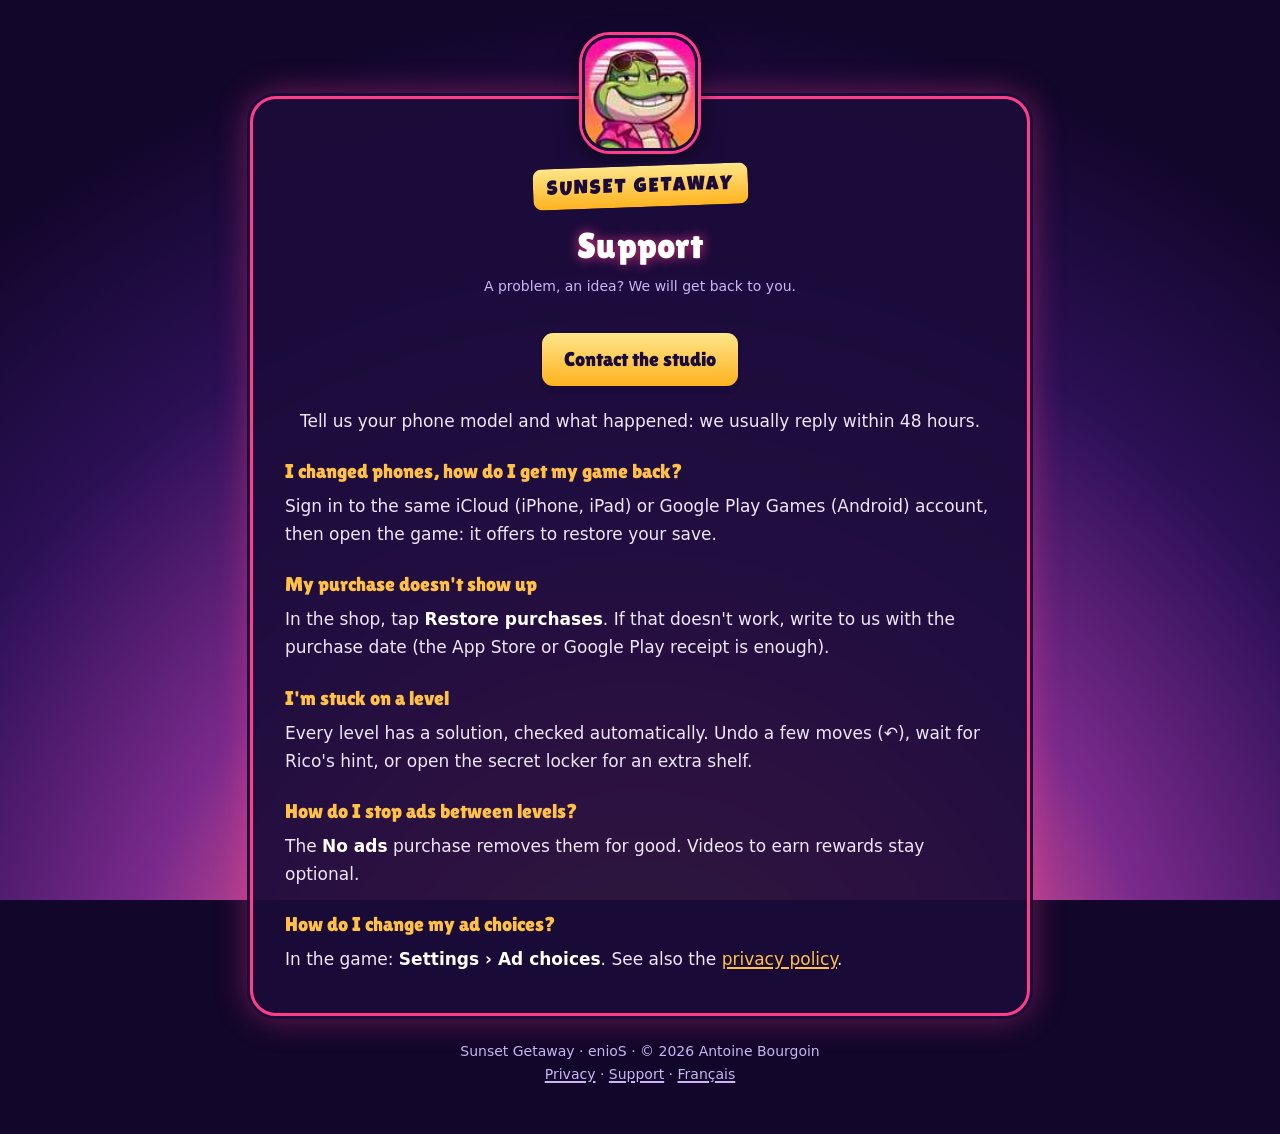
<file: support.html>
<!DOCTYPE html>
<html lang="en">
<head>
<meta charset="utf-8">
<meta name="viewport" content="width=device-width, initial-scale=1">
<title>Sunset Getaway — Support</title>
<meta name="description" content="Sunset Getaway — Support">
<link rel="icon" href="icone.jpg">
<link href="https://fonts.googleapis.com/css2?family=Lilita+One&family=Luckiest+Guy&display=swap" rel="stylesheet">
<link rel="stylesheet" href="style.css">
</head>
<body>
<main class="card">
<header><img src="icone.jpg" alt="" width="116" height="116"><span class="logo">SUNSET GETAWAY</span><h1>Support</h1><p class="date">A problem, an idea? We will get back to you.</p></header>
<p style="text-align:center"><a class="bouton" href="mailto:antoinebrg6@gmail.com?subject=Sunset%20Getaway%20-%20support">Contact the studio</a></p>
<p style="text-align:center">Tell us your phone model and what happened: we usually reply within 48 hours.</p>
<div class="faq">
<h3>I changed phones, how do I get my game back?</h3>
<p>Sign in to the same iCloud (iPhone, iPad) or Google Play Games (Android) account, then open the game: it offers to restore your save.</p>
<h3>My purchase doesn't show up</h3>
<p>In the shop, tap <strong>Restore purchases</strong>. If that doesn't work, write to us with the purchase date (the App Store or Google Play receipt is enough).</p>
<h3>I'm stuck on a level</h3>
<p>Every level has a solution, checked automatically. Undo a few moves (↶), wait for Rico's hint, or open the secret locker for an extra shelf.</p>
<h3>How do I stop ads between levels?</h3>
<p>The <strong>No ads</strong> purchase removes them for good. Videos to earn rewards stay optional.</p>
<h3>How do I change my ad choices?</h3>
<p>In the game: <strong>Settings › Ad choices</strong>. See also the <a href="en.html">privacy policy</a>.</p>
</div>
</main>
<footer>Sunset Getaway · enioS · © 2026 Antoine Bourgoin<br><a href="en.html">Privacy</a> · <a href="support.html">Support</a> · <a href="index.html">Français</a></footer>
</body>
</html>
</file>
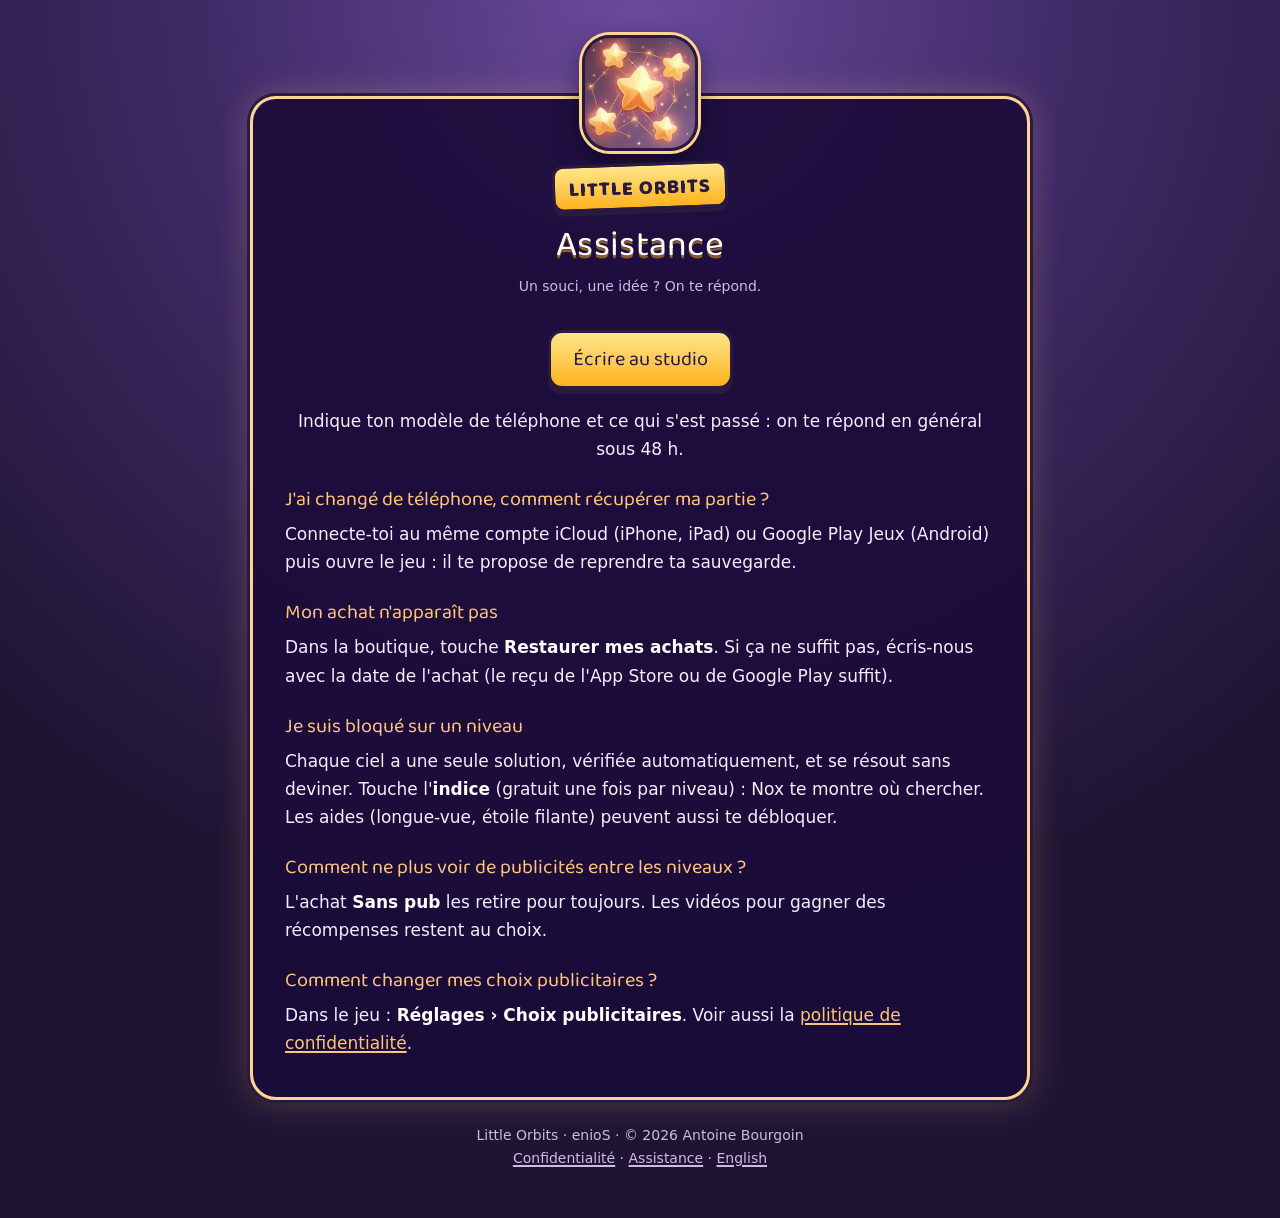
<file: littleorbits/assistance.html>
<!DOCTYPE html>
<html lang="fr">
<head>
<meta charset="utf-8">
<meta name="viewport" content="width=device-width, initial-scale=1">
<title>Little Orbits — Assistance</title>
<meta name="description" content="Little Orbits — Assistance">
<link rel="icon" href="icone.jpg">
<style>
@import url('https://fonts.googleapis.com/css2?family=Baloo+2:wght@600;800&display=swap');
:root { --ink:#2a1a40; --night:#1f1533; --panel:#35254f; --text:#f6ecff; --muted:#cdbbe6; --pink:#ffd493; --cyan:#ffe6b0; --gold:#ffc47a; }
* { box-sizing:border-box; }
html { background:var(--night); }
body { margin:0; min-height:100vh; color:var(--text); font:17px/1.65 system-ui, -apple-system, "Segoe UI", Roboto, sans-serif; padding:96px 16px 48px;
  background:radial-gradient(circle at 50% 0%, #6b4a9c 0%, #3f2a66 40%, #1f1533 85%) fixed; }
.card { max-width:780px; margin:0 auto; background:rgba(27,11,58,.92); border:3px solid var(--pink); border-radius:26px; padding:36px 32px 30px;
  box-shadow:0 0 0 3px var(--ink), 0 0 34px rgba(255,212,147,.25); position:relative; }
header { text-align:center; margin-bottom:24px; }
header img { width:116px; height:116px; display:block; margin:-100px auto 12px; border-radius:28px; border:3px solid var(--ink); box-shadow:0 0 0 3px var(--pink), 0 8px 24px rgba(0,0,0,.5); }
.logo { font-family:'Baloo 2', system-ui, sans-serif; font-weight:800; font-size:20px; letter-spacing:1px; color:var(--ink); background:linear-gradient(180deg,#ffe58a,#ffb31f);
  border:3px solid var(--ink); border-radius:12px; padding:6px 14px 2px; display:inline-block; transform:rotate(-2deg); box-shadow:0 4px 0 var(--ink); }
h1, h2 { font-family:'Baloo 2', system-ui, sans-serif; font-weight:400; line-height:1.2; letter-spacing:.3px; }
h1 { font-size:36px; margin:14px 0 4px; color:#fff; text-shadow:0 3px 0 #8a5a2a; }
.date { color:var(--muted); font-size:14px; margin-top:8px; }
h2 { font-size:24px; margin:30px 0 8px; color:var(--cyan);  padding-bottom:6px; border-bottom:2px dashed rgba(255,212,147,.35); }
p, li { margin:0 0 10px; } ul { padding-left:22px; margin:0 0 12px; }
strong { color:#fff; } .resume { background:rgba(255,193,69,.1); border:2px solid rgba(255,193,69,.45); border-radius:14px; padding:12px 16px; }
a { color:var(--gold); text-decoration-thickness:2px; text-underline-offset:2px; }
a:focus-visible { outline:3px solid var(--cyan); outline-offset:2px; border-radius:3px; }
nav { text-align:center; margin:4px 0 18px; font-size:15px; } nav a { margin:0 8px; }
footer { text-align:center; color:var(--muted); font-size:14px; margin-top:24px; } footer a { color:var(--muted); }
.faq h3 { font-family:'Baloo 2', system-ui, sans-serif; font-weight:400; color:var(--gold); font-size:20px; margin:20px 0 4px; }
.bouton { display:inline-block; font-family:'Baloo 2', system-ui, sans-serif; font-size:20px; color:var(--ink); background:linear-gradient(180deg,#ffe58a,#ffb31f);
  border:3px solid var(--ink); border-radius:14px; padding:10px 22px; box-shadow:0 5px 0 var(--ink); text-decoration:none; margin:8px 0; }
@media (max-width:520px) { .card { padding:28px 18px 22px; border-radius:20px; } h1 { font-size:29px; } h2 { font-size:21px; } }
</style>
</head>
<body>
<main class="card">
<header><img src="icone.jpg" alt="" width="116" height="116"><span class="logo">LITTLE ORBITS</span><h1>Assistance</h1><p class="date">Un souci, une idée ? On te répond.</p></header>
<p style="text-align:center"><a class="bouton" href="mailto:antoinebrg6@gmail.com?subject=Little%20Orbits%20-%20assistance">Écrire au studio</a></p>
<p style="text-align:center">Indique ton modèle de téléphone et ce qui s'est passé : on te répond en général sous 48 h.</p>
<div class="faq">
<h3>J'ai changé de téléphone, comment récupérer ma partie ?</h3>
<p>Connecte-toi au même compte iCloud (iPhone, iPad) ou Google Play Jeux (Android) puis ouvre le jeu : il te propose de reprendre ta sauvegarde.</p>
<h3>Mon achat n'apparaît pas</h3>
<p>Dans la boutique, touche <strong>Restaurer mes achats</strong>. Si ça ne suffit pas, écris-nous avec la date de l'achat (le reçu de l'App Store ou de Google Play suffit).</p>
<h3>Je suis bloqué sur un niveau</h3>
<p>Chaque ciel a une seule solution, vérifiée automatiquement, et se résout sans deviner. Touche l'<strong>indice</strong> (gratuit une fois par niveau) : Nox te montre où chercher. Les aides (longue-vue, étoile filante) peuvent aussi te débloquer.</p>
<h3>Comment ne plus voir de publicités entre les niveaux ?</h3>
<p>L'achat <strong>Sans pub</strong> les retire pour toujours. Les vidéos pour gagner des récompenses restent au choix.</p>
<h3>Comment changer mes choix publicitaires ?</h3>
<p>Dans le jeu : <strong>Réglages › Choix publicitaires</strong>. Voir aussi la <a href="index.html">politique de confidentialité</a>.</p>
</div>

</main>
<footer>Little Orbits · enioS · © 2026 Antoine Bourgoin<br><a href="index.html">Confidentialité</a> · <a href="assistance.html">Assistance</a> · <a href="en.html">English</a></footer>
</body>
</html>
</file>
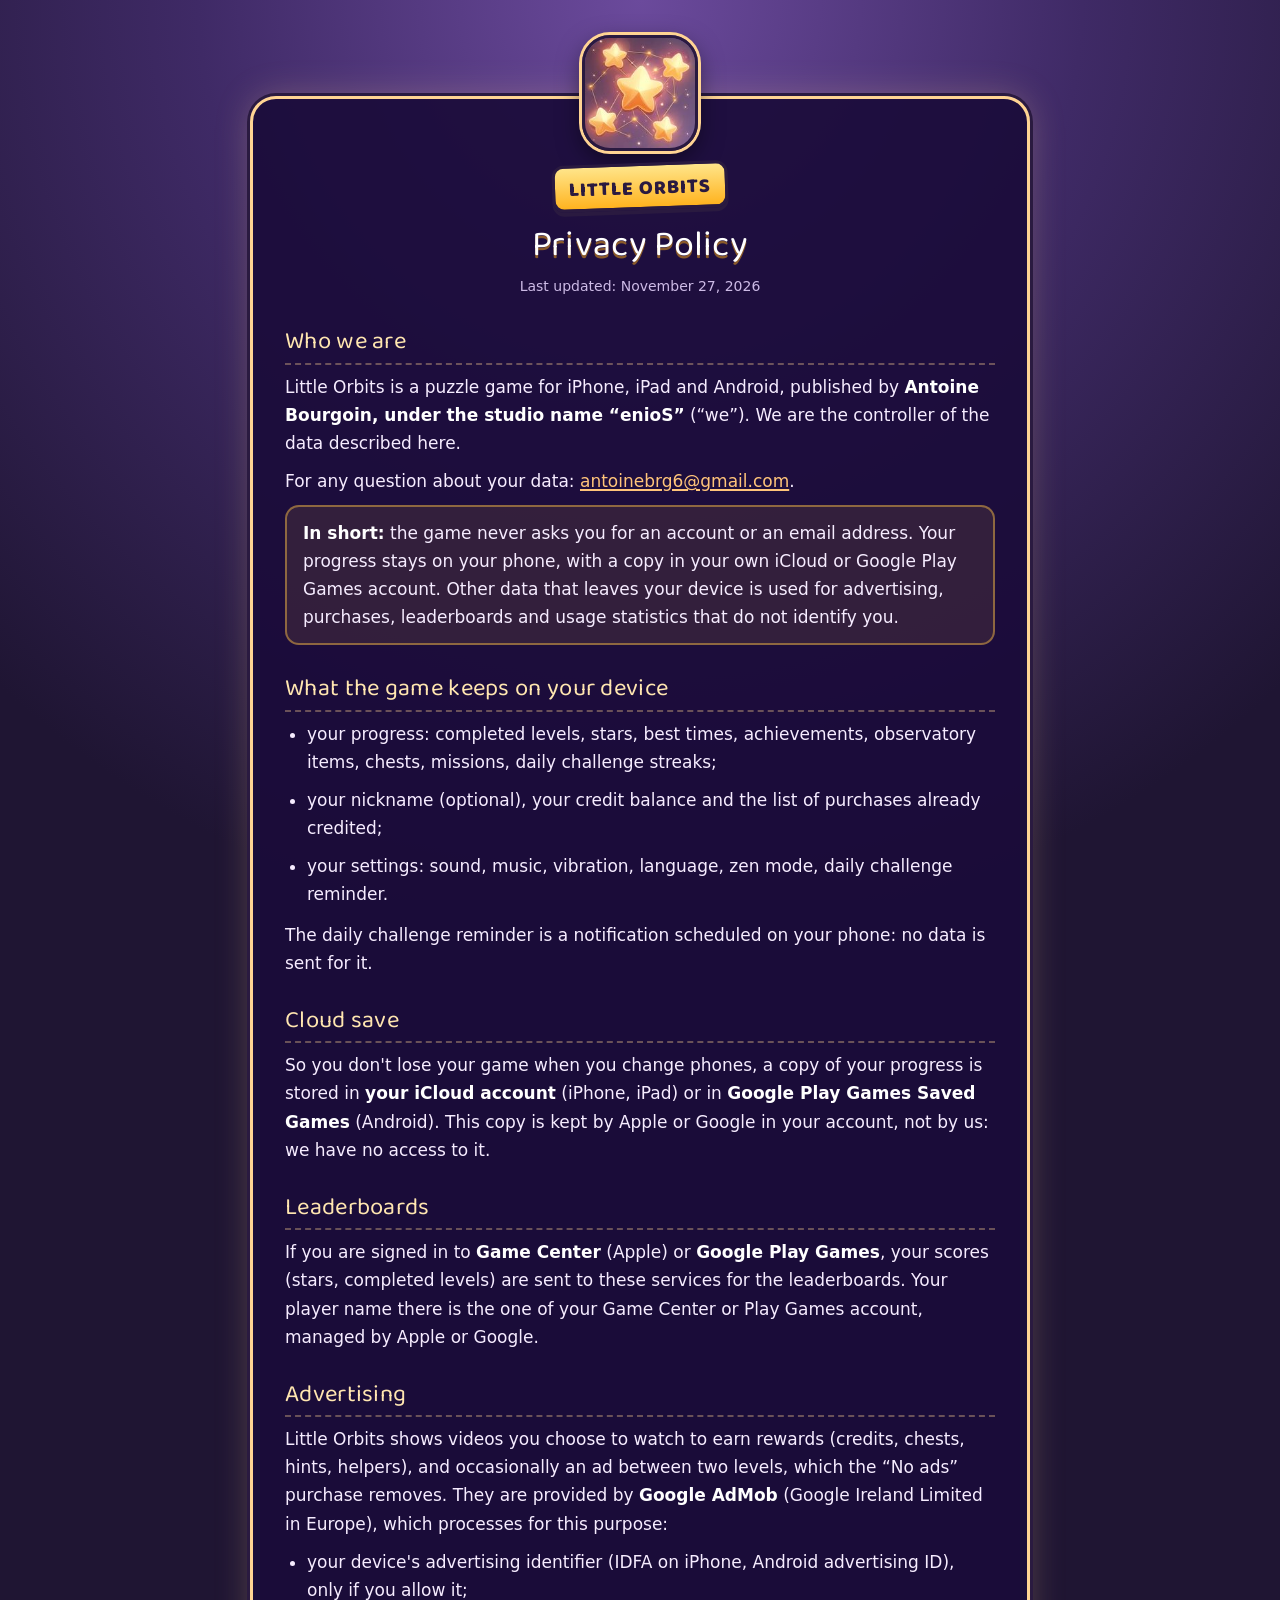
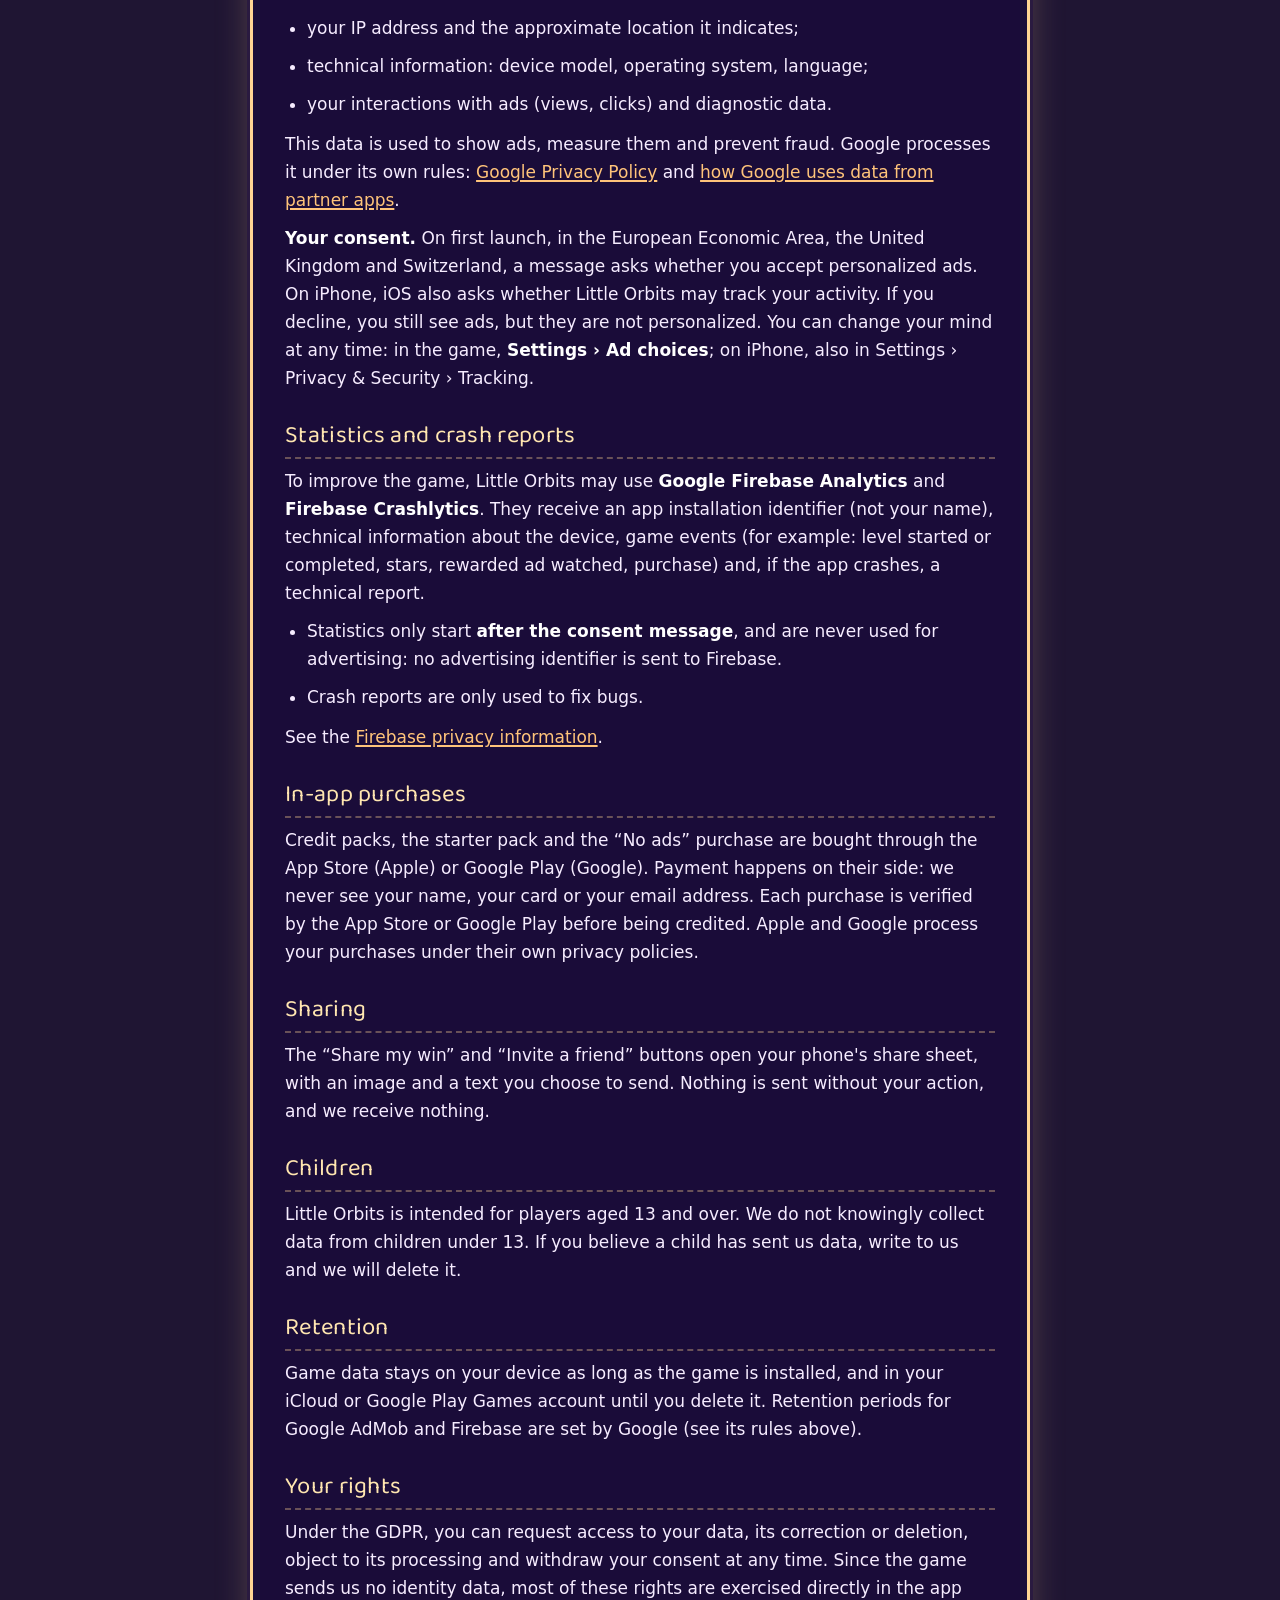
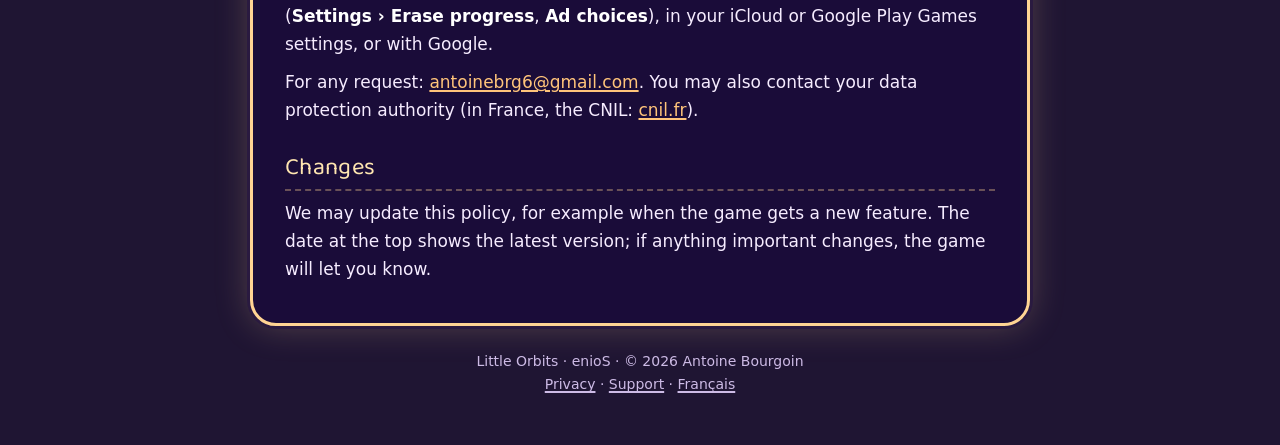
<file: littleorbits/en.html>
<!DOCTYPE html>
<html lang="en">
<head>
<meta charset="utf-8">
<meta name="viewport" content="width=device-width, initial-scale=1">
<title>Little Orbits — Privacy Policy</title>
<meta name="description" content="Little Orbits — Privacy Policy">
<link rel="icon" href="icone.jpg">
<style>
@import url('https://fonts.googleapis.com/css2?family=Baloo+2:wght@600;800&display=swap');
:root { --ink:#2a1a40; --night:#1f1533; --panel:#35254f; --text:#f6ecff; --muted:#cdbbe6; --pink:#ffd493; --cyan:#ffe6b0; --gold:#ffc47a; }
* { box-sizing:border-box; }
html { background:var(--night); }
body { margin:0; min-height:100vh; color:var(--text); font:17px/1.65 system-ui, -apple-system, "Segoe UI", Roboto, sans-serif; padding:96px 16px 48px;
  background:radial-gradient(circle at 50% 0%, #6b4a9c 0%, #3f2a66 40%, #1f1533 85%) fixed; }
.card { max-width:780px; margin:0 auto; background:rgba(27,11,58,.92); border:3px solid var(--pink); border-radius:26px; padding:36px 32px 30px;
  box-shadow:0 0 0 3px var(--ink), 0 0 34px rgba(255,212,147,.25); position:relative; }
header { text-align:center; margin-bottom:24px; }
header img { width:116px; height:116px; display:block; margin:-100px auto 12px; border-radius:28px; border:3px solid var(--ink); box-shadow:0 0 0 3px var(--pink), 0 8px 24px rgba(0,0,0,.5); }
.logo { font-family:'Baloo 2', system-ui, sans-serif; font-weight:800; font-size:20px; letter-spacing:1px; color:var(--ink); background:linear-gradient(180deg,#ffe58a,#ffb31f);
  border:3px solid var(--ink); border-radius:12px; padding:6px 14px 2px; display:inline-block; transform:rotate(-2deg); box-shadow:0 4px 0 var(--ink); }
h1, h2 { font-family:'Baloo 2', system-ui, sans-serif; font-weight:400; line-height:1.2; letter-spacing:.3px; }
h1 { font-size:36px; margin:14px 0 4px; color:#fff; text-shadow:0 3px 0 #8a5a2a; }
.date { color:var(--muted); font-size:14px; margin-top:8px; }
h2 { font-size:24px; margin:30px 0 8px; color:var(--cyan);  padding-bottom:6px; border-bottom:2px dashed rgba(255,212,147,.35); }
p, li { margin:0 0 10px; } ul { padding-left:22px; margin:0 0 12px; }
strong { color:#fff; } .resume { background:rgba(255,193,69,.1); border:2px solid rgba(255,193,69,.45); border-radius:14px; padding:12px 16px; }
a { color:var(--gold); text-decoration-thickness:2px; text-underline-offset:2px; }
a:focus-visible { outline:3px solid var(--cyan); outline-offset:2px; border-radius:3px; }
nav { text-align:center; margin:4px 0 18px; font-size:15px; } nav a { margin:0 8px; }
footer { text-align:center; color:var(--muted); font-size:14px; margin-top:24px; } footer a { color:var(--muted); }
.faq h3 { font-family:'Baloo 2', system-ui, sans-serif; font-weight:400; color:var(--gold); font-size:20px; margin:20px 0 4px; }
.bouton { display:inline-block; font-family:'Baloo 2', system-ui, sans-serif; font-size:20px; color:var(--ink); background:linear-gradient(180deg,#ffe58a,#ffb31f);
  border:3px solid var(--ink); border-radius:14px; padding:10px 22px; box-shadow:0 5px 0 var(--ink); text-decoration:none; margin:8px 0; }
@media (max-width:520px) { .card { padding:28px 18px 22px; border-radius:20px; } h1 { font-size:29px; } h2 { font-size:21px; } }
</style>
</head>
<body>
<main class="card">
<header><img src="icone.jpg" alt="" width="116" height="116"><span class="logo">LITTLE ORBITS</span><h1>Privacy Policy</h1><p class="date">Last updated: November 27, 2026</p></header>
<h2>Who we are</h2>
<p>Little Orbits is a puzzle game for iPhone, iPad and Android, published by <strong>Antoine Bourgoin, under the studio name “enioS”</strong> (“we”). We are the controller of the data described here.</p>
<p>For any question about your data: <a href="mailto:antoinebrg6@gmail.com">antoinebrg6@gmail.com</a>.</p>
<p class="resume"><strong>In short:</strong> the game never asks you for an account or an email address. Your progress stays on your phone, with a copy in your own iCloud or Google Play Games account. Other data that leaves your device is used for advertising, purchases, leaderboards and usage statistics that do not identify you.</p>

<h2>What the game keeps on your device</h2>
<ul>
<li>your progress: completed levels, stars, best times, achievements, observatory items, chests, missions, daily challenge streaks;</li>
<li>your nickname (optional), your credit balance and the list of purchases already credited;</li>
<li>your settings: sound, music, vibration, language, zen mode, daily challenge reminder.</li>
</ul>
<p>The daily challenge reminder is a notification scheduled on your phone: no data is sent for it.</p>

<h2>Cloud save</h2>
<p>So you don't lose your game when you change phones, a copy of your progress is stored in <strong>your iCloud account</strong> (iPhone, iPad) or in <strong>Google Play Games Saved Games</strong> (Android). This copy is kept by Apple or Google in your account, not by us: we have no access to it.</p>

<h2>Leaderboards</h2>
<p>If you are signed in to <strong>Game Center</strong> (Apple) or <strong>Google Play Games</strong>, your scores (stars, completed levels) are sent to these services for the leaderboards. Your player name there is the one of your Game Center or Play Games account, managed by Apple or Google.</p>

<h2>Advertising</h2>
<p>Little Orbits shows videos you choose to watch to earn rewards (credits, chests, hints, helpers), and occasionally an ad between two levels, which the “No ads” purchase removes. They are provided by <strong>Google AdMob</strong> (Google Ireland Limited in Europe), which processes for this purpose:</p>
<ul>
<li>your device's advertising identifier (IDFA on iPhone, Android advertising ID), only if you allow it;</li>
<li>your IP address and the approximate location it indicates;</li>
<li>technical information: device model, operating system, language;</li>
<li>your interactions with ads (views, clicks) and diagnostic data.</li>
</ul>
<p>This data is used to show ads, measure them and prevent fraud. Google processes it under its own rules: <a href="https://policies.google.com/privacy">Google Privacy Policy</a> and <a href="https://policies.google.com/technologies/partner-sites">how Google uses data from partner apps</a>.</p>
<p><strong>Your consent.</strong> On first launch, in the European Economic Area, the United Kingdom and Switzerland, a message asks whether you accept personalized ads. On iPhone, iOS also asks whether Little Orbits may track your activity. If you decline, you still see ads, but they are not personalized. You can change your mind at any time: in the game, <strong>Settings › Ad choices</strong>; on iPhone, also in Settings › Privacy &amp; Security › Tracking.</p>

<h2>Statistics and crash reports</h2>
<p>To improve the game, Little Orbits may use <strong>Google Firebase Analytics</strong> and <strong>Firebase Crashlytics</strong>. They receive an app installation identifier (not your name), technical information about the device, game events (for example: level started or completed, stars, rewarded ad watched, purchase) and, if the app crashes, a technical report.</p>
<ul>
<li>Statistics only start <strong>after the consent message</strong>, and are never used for advertising: no advertising identifier is sent to Firebase.</li>
<li>Crash reports are only used to fix bugs.</li>
</ul>
<p>See the <a href="https://firebase.google.com/support/privacy">Firebase privacy information</a>.</p>

<h2>In-app purchases</h2>
<p>Credit packs, the starter pack and the “No ads” purchase are bought through the App Store (Apple) or Google Play (Google). Payment happens on their side: we never see your name, your card or your email address. Each purchase is verified by the App Store or Google Play before being credited. Apple and Google process your purchases under their own privacy policies.</p>

<h2>Sharing</h2>
<p>The “Share my win” and “Invite a friend” buttons open your phone's share sheet, with an image and a text you choose to send. Nothing is sent without your action, and we receive nothing.</p>

<h2>Children</h2>
<p>Little Orbits is intended for players aged 13 and over. We do not knowingly collect data from children under 13. If you believe a child has sent us data, write to us and we will delete it.</p>

<h2>Retention</h2>
<p>Game data stays on your device as long as the game is installed, and in your iCloud or Google Play Games account until you delete it. Retention periods for Google AdMob and Firebase are set by Google (see its rules above).</p>

<h2>Your rights</h2>
<p>Under the GDPR, you can request access to your data, its correction or deletion, object to its processing and withdraw your consent at any time. Since the game sends us no identity data, most of these rights are exercised directly in the app (<strong>Settings › Erase progress</strong>, <strong>Ad choices</strong>), in your iCloud or Google Play Games settings, or with Google.</p>
<p>For any request: <a href="mailto:antoinebrg6@gmail.com">antoinebrg6@gmail.com</a>. You may also contact your data protection authority (in France, the CNIL: <a href="https://www.cnil.fr">cnil.fr</a>).</p>

<h2>Changes</h2>
<p>We may update this policy, for example when the game gets a new feature. The date at the top shows the latest version; if anything important changes, the game will let you know.</p>

</main>
<footer>Little Orbits · enioS · © 2026 Antoine Bourgoin<br><a href="en.html">Privacy</a> · <a href="support.html">Support</a> · <a href="index.html">Français</a></footer>
</body>
</html>
</file>
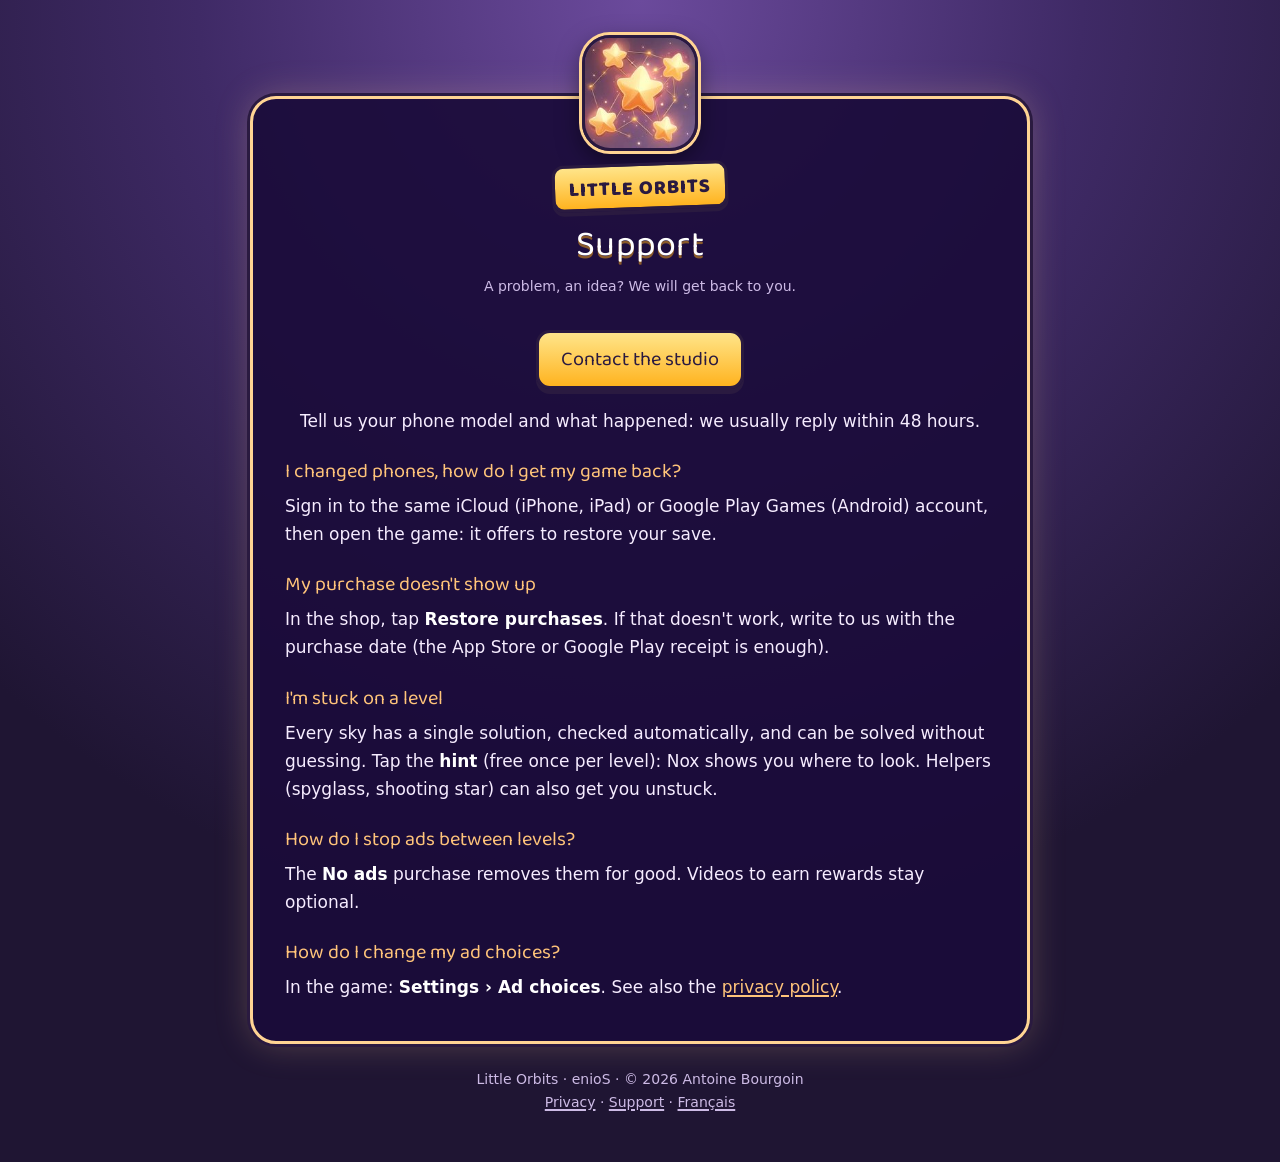
<file: littleorbits/support.html>
<!DOCTYPE html>
<html lang="en">
<head>
<meta charset="utf-8">
<meta name="viewport" content="width=device-width, initial-scale=1">
<title>Little Orbits — Support</title>
<meta name="description" content="Little Orbits — Support">
<link rel="icon" href="icone.jpg">
<style>
@import url('https://fonts.googleapis.com/css2?family=Baloo+2:wght@600;800&display=swap');
:root { --ink:#2a1a40; --night:#1f1533; --panel:#35254f; --text:#f6ecff; --muted:#cdbbe6; --pink:#ffd493; --cyan:#ffe6b0; --gold:#ffc47a; }
* { box-sizing:border-box; }
html { background:var(--night); }
body { margin:0; min-height:100vh; color:var(--text); font:17px/1.65 system-ui, -apple-system, "Segoe UI", Roboto, sans-serif; padding:96px 16px 48px;
  background:radial-gradient(circle at 50% 0%, #6b4a9c 0%, #3f2a66 40%, #1f1533 85%) fixed; }
.card { max-width:780px; margin:0 auto; background:rgba(27,11,58,.92); border:3px solid var(--pink); border-radius:26px; padding:36px 32px 30px;
  box-shadow:0 0 0 3px var(--ink), 0 0 34px rgba(255,212,147,.25); position:relative; }
header { text-align:center; margin-bottom:24px; }
header img { width:116px; height:116px; display:block; margin:-100px auto 12px; border-radius:28px; border:3px solid var(--ink); box-shadow:0 0 0 3px var(--pink), 0 8px 24px rgba(0,0,0,.5); }
.logo { font-family:'Baloo 2', system-ui, sans-serif; font-weight:800; font-size:20px; letter-spacing:1px; color:var(--ink); background:linear-gradient(180deg,#ffe58a,#ffb31f);
  border:3px solid var(--ink); border-radius:12px; padding:6px 14px 2px; display:inline-block; transform:rotate(-2deg); box-shadow:0 4px 0 var(--ink); }
h1, h2 { font-family:'Baloo 2', system-ui, sans-serif; font-weight:400; line-height:1.2; letter-spacing:.3px; }
h1 { font-size:36px; margin:14px 0 4px; color:#fff; text-shadow:0 3px 0 #8a5a2a; }
.date { color:var(--muted); font-size:14px; margin-top:8px; }
h2 { font-size:24px; margin:30px 0 8px; color:var(--cyan);  padding-bottom:6px; border-bottom:2px dashed rgba(255,212,147,.35); }
p, li { margin:0 0 10px; } ul { padding-left:22px; margin:0 0 12px; }
strong { color:#fff; } .resume { background:rgba(255,193,69,.1); border:2px solid rgba(255,193,69,.45); border-radius:14px; padding:12px 16px; }
a { color:var(--gold); text-decoration-thickness:2px; text-underline-offset:2px; }
a:focus-visible { outline:3px solid var(--cyan); outline-offset:2px; border-radius:3px; }
nav { text-align:center; margin:4px 0 18px; font-size:15px; } nav a { margin:0 8px; }
footer { text-align:center; color:var(--muted); font-size:14px; margin-top:24px; } footer a { color:var(--muted); }
.faq h3 { font-family:'Baloo 2', system-ui, sans-serif; font-weight:400; color:var(--gold); font-size:20px; margin:20px 0 4px; }
.bouton { display:inline-block; font-family:'Baloo 2', system-ui, sans-serif; font-size:20px; color:var(--ink); background:linear-gradient(180deg,#ffe58a,#ffb31f);
  border:3px solid var(--ink); border-radius:14px; padding:10px 22px; box-shadow:0 5px 0 var(--ink); text-decoration:none; margin:8px 0; }
@media (max-width:520px) { .card { padding:28px 18px 22px; border-radius:20px; } h1 { font-size:29px; } h2 { font-size:21px; } }
</style>
</head>
<body>
<main class="card">
<header><img src="icone.jpg" alt="" width="116" height="116"><span class="logo">LITTLE ORBITS</span><h1>Support</h1><p class="date">A problem, an idea? We will get back to you.</p></header>
<p style="text-align:center"><a class="bouton" href="mailto:antoinebrg6@gmail.com?subject=Little%20Orbits%20-%20support">Contact the studio</a></p>
<p style="text-align:center">Tell us your phone model and what happened: we usually reply within 48 hours.</p>
<div class="faq">
<h3>I changed phones, how do I get my game back?</h3>
<p>Sign in to the same iCloud (iPhone, iPad) or Google Play Games (Android) account, then open the game: it offers to restore your save.</p>
<h3>My purchase doesn't show up</h3>
<p>In the shop, tap <strong>Restore purchases</strong>. If that doesn't work, write to us with the purchase date (the App Store or Google Play receipt is enough).</p>
<h3>I'm stuck on a level</h3>
<p>Every sky has a single solution, checked automatically, and can be solved without guessing. Tap the <strong>hint</strong> (free once per level): Nox shows you where to look. Helpers (spyglass, shooting star) can also get you unstuck.</p>
<h3>How do I stop ads between levels?</h3>
<p>The <strong>No ads</strong> purchase removes them for good. Videos to earn rewards stay optional.</p>
<h3>How do I change my ad choices?</h3>
<p>In the game: <strong>Settings › Ad choices</strong>. See also the <a href="en.html">privacy policy</a>.</p>
</div>

</main>
<footer>Little Orbits · enioS · © 2026 Antoine Bourgoin<br><a href="en.html">Privacy</a> · <a href="support.html">Support</a> · <a href="index.html">Français</a></footer>
</body>
</html>
</file>
<file: style.css>
:root { --ink:#1b0b3a; --night:#12062b; --panel:#24104d; --text:#efe6ff; --muted:#c9b6f2; --pink:#ff3d8b; --cyan:#3df0ff; --gold:#ffc145; }
* { box-sizing:border-box; }
html { background:var(--night); }
body { margin:0; min-height:100vh; color:var(--text); font:17px/1.65 system-ui, -apple-system, "Segoe UI", Roboto, sans-serif; padding:96px 16px 48px;
background:radial-gradient(circle at 50% 118%, #ffb35c 0 10%, #ff5f8f 22%, #7a2a8c 42%, #2b1055 64%, #12062b 85%) fixed; }
.card { max-width:780px; margin:0 auto; background:rgba(27,11,58,.92); border:3px solid var(--pink); border-radius:26px; padding:36px 32px 30px;
box-shadow:0 0 0 3px var(--ink), 0 0 34px rgba(255,61,139,.45); position:relative; }
header { text-align:center; margin-bottom:24px; }
header img { width:116px; height:116px; display:block; margin:-100px auto 12px; border-radius:28px; border:3px solid var(--ink); box-shadow:0 0 0 3px var(--pink), 0 8px 24px rgba(0,0,0,.5); }
.logo { font-family:'Luckiest Guy', 'Lilita One', system-ui, sans-serif; font-size:20px; letter-spacing:2px; color:var(--ink); background:linear-gradient(180deg,#ffe58a,#ffb31f);
border:3px solid var(--ink); border-radius:12px; padding:6px 14px 2px; display:inline-block; transform:rotate(-2deg); box-shadow:0 4px 0 var(--ink); }
h1, h2 { font-family:'Lilita One', system-ui, sans-serif; font-weight:400; line-height:1.2; letter-spacing:.3px; }
h1 { font-size:36px; margin:14px 0 4px; color:#fff; text-shadow:0 0 12px rgba(255,61,139,.8); }
.date { color:var(--muted); font-size:14px; margin-top:8px; }
h2 { font-size:24px; margin:30px 0 8px; color:var(--cyan); text-shadow:0 0 10px rgba(61,240,255,.35); padding-bottom:6px; border-bottom:2px dashed rgba(255,61,139,.4); }
p, li { margin:0 0 10px; } ul { padding-left:22px; margin:0 0 12px; }
strong { color:#fff; } .resume { background:rgba(255,193,69,.1); border:2px solid rgba(255,193,69,.45); border-radius:14px; padding:12px 16px; }
a { color:var(--gold); text-decoration-thickness:2px; text-underline-offset:2px; }
a:focus-visible { outline:3px solid var(--cyan); outline-offset:2px; border-radius:3px; }
nav { text-align:center; margin:4px 0 18px; font-size:15px; } nav a { margin:0 8px; }
footer { text-align:center; color:var(--muted); font-size:14px; margin-top:24px; } footer a { color:var(--muted); }
.faq h3 { font-family:'Lilita One', system-ui, sans-serif; font-weight:400; color:var(--gold); font-size:20px; margin:20px 0 4px; }
.bouton { display:inline-block; font-family:'Lilita One', system-ui, sans-serif; font-size:20px; color:var(--ink); background:linear-gradient(180deg,#ffe58a,#ffb31f);
border:3px solid var(--ink); border-radius:14px; padding:10px 22px; box-shadow:0 5px 0 var(--ink); text-decoration:none; margin:8px 0; }
@media (max-width:520px) { .card { padding:28px 18px 22px; border-radius:20px; } h1 { font-size:29px; } h2 { font-size:21px; } }
</file>
